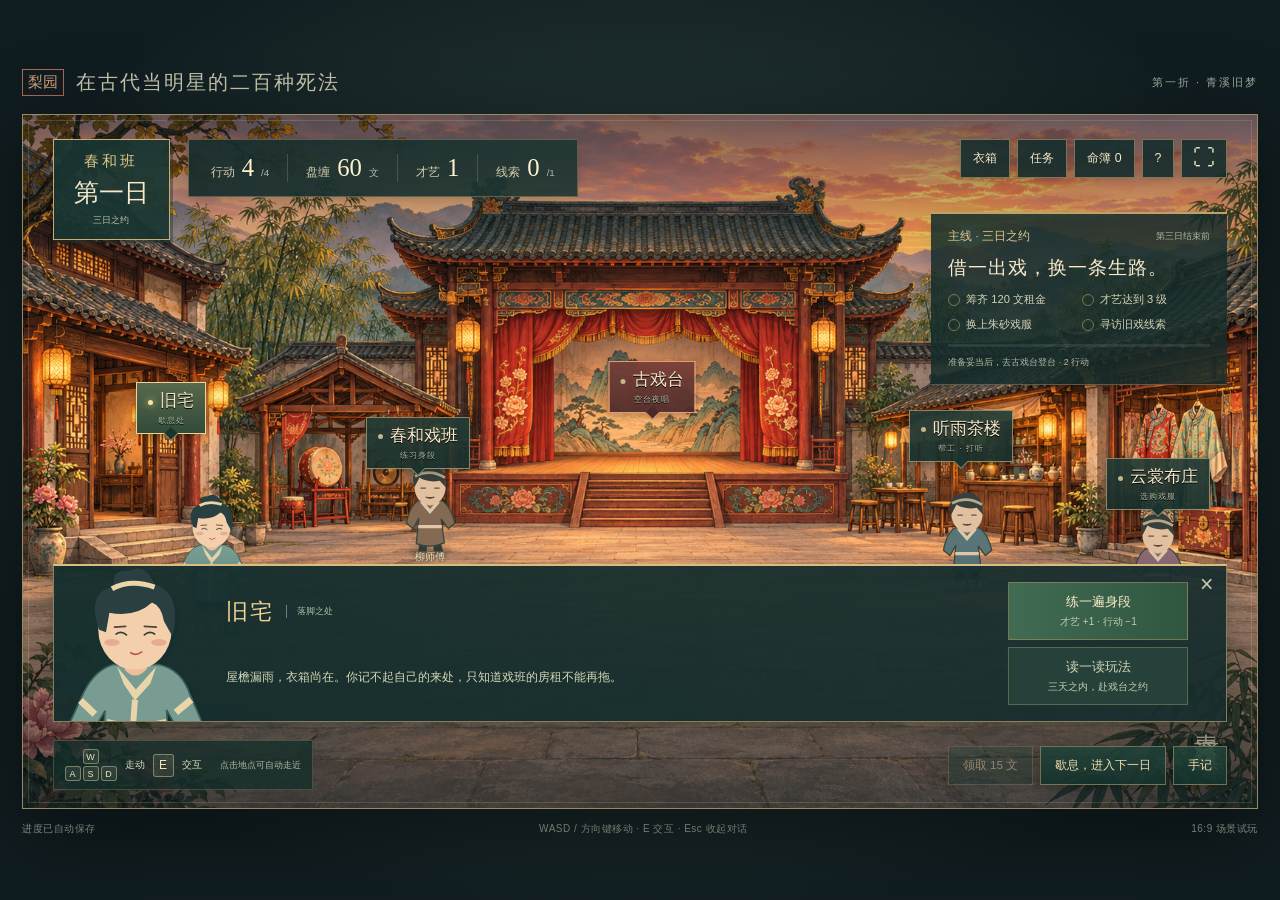
<file: index.html>
<!doctype html>
<html lang="zh-CN">
<head>
  <meta charset="utf-8"><meta name="viewport" content="width=device-width,initial-scale=1,viewport-fit=cover">
  <meta name="theme-color" content="#172626"><title>梨园初梦 · 可走动的青溪镇</title>
  <link rel="stylesheet" href="scene.css">
  <script src="game.js" defer></script><script src="scene.js" defer></script>
</head>
<body>
<svg width="0" height="0" style="position:absolute;overflow:hidden" aria-hidden="true"><defs><symbol id="actor-art" viewBox="0 0 220 300"><path d="M84 250L81 278Q89 284 103 278L105 247" fill="#343f41" style="transform-origin:96px 249px;transform:rotate(var(--leg-swing,0deg))"/><path d="M115 247L117 278Q133 283 139 276L134 249" fill="#343f41" style="transform-origin:122px 249px;transform:rotate(calc(var(--leg-swing,0deg) * -1))"/>
   <path d="M83 137Q59 144 45 178L30 211Q34 227 54 224L74 191L69 258Q109 277 151 258L146 190L166 225Q188 229 190 210L174 173Q164 143 138 137Z" fill="var(--robe)" stroke="#3b6057" stroke-width="2"/>
   <path d="M88 139L110 166L134 139L127 159L109 179L96 160Z" fill="var(--trim)"/><path d="M109 178L103 260M76 204Q108 213 146 204" stroke="var(--trim)" stroke-width="7" fill="none"/>
   <path d="M45 179L62 195M157 193L175 178" stroke="var(--trim)" stroke-width="8"/><path d="M33 211Q31 226 44 221M178 215Q185 226 189 214" stroke="#edbd99" stroke-width="8" stroke-linecap="round"/>
   <path d="M97 125L97 143Q109 157 123 142L123 123" fill="#efbd98"/><ellipse cx="109" cy="96" rx="43" ry="47" fill="#f4cfac"/>
   <path d="M67 96Q51 51 85 45Q80 26 101 27Q121 16 132 43Q165 53 153 104L143 86Q140 68 129 64Q109 82 79 76L75 99Z" fill="#293f40"/>
   <path d="M82 48Q104 36 132 46" stroke="var(--trim)" stroke-width="6" fill="none"/><path d="M85 93L98 92M120 92L134 93" stroke="#54433b" stroke-width="2" stroke-linecap="round"/><path d="M87 101Q93 97 99 102M120 102Q126 97 132 101" fill="none" stroke="#303d3b" stroke-width="2" stroke-linecap="round"/><ellipse cx="82" cy="111" rx="9" ry="4" fill="#dc8a77" opacity=".5"/><ellipse cx="137" cy="111" rx="9" ry="4" fill="#dc8a77" opacity=".5"/><path d="M104 123Q110 127 117 122" fill="none" stroke="#b85c51" stroke-width="2" stroke-linecap="round"/>
   <g id="opera-hair" style="display:none"><path d="M70 69Q45 37 63 30Q73 28 79 43M144 63Q172 34 159 27Q149 25 141 43" fill="none" stroke="#e6cb85" stroke-width="5"/><circle cx="64" cy="29" r="7" fill="#bd574f"/><circle cx="158" cy="27" r="7" fill="#bd574f"/><circle cx="110" cy="45" r="9" fill="#bd574f"/><path d="M70 78L57 119M148 77L162 119" stroke="#dfc894" stroke-width="3"/><circle cx="57" cy="121" r="5" fill="#bd574f"/><circle cx="162" cy="121" r="5" fill="#bd574f"/></g>
   <path d="M91 231Q110 213 127 233Q110 254 91 231Z" fill="none" stroke="var(--trim)" opacity=".8"/></symbol><symbol id="npc-art" viewBox="0 0 100 150"><path d="M34 127L32 143H45L46 126M54 126L56 143H70L66 127" fill="#303e3b"/><path d="M33 65Q19 72 14 100L24 108L33 92L29 131Q50 139 72 130L67 93L78 108L88 100Q81 72 67 65Z" fill="var(--npc-robe,#8a694b)" stroke="#35483c" stroke-width="2"/><path d="M37 67L50 82L63 67M32 105H68" fill="none" stroke="#e7c7a1" stroke-width="5"/><path d="M40 58V69Q50 77 60 69V58" fill="#dfb087"/><ellipse cx="50" cy="44" rx="24" ry="28" fill="#e8bf95"/><path d="M26 45Q18 16 43 13Q62 7 72 26L75 46L65 35Q46 38 34 30Z" fill="#35413d"/><path d="M27 28Q50 16 73 30" stroke="#b6aa80" stroke-width="4" fill="none"/><path d="M36 46H43M57 46H64M44 60Q50 63 56 60" stroke="#655443" stroke-width="2" stroke-linecap="round"/></symbol></defs></svg>
<main class="game-shell">
  <header class="outside-header"><div><span class="title-seal">梨园</span><h1>在古代当明星的二百种死法</h1></div><span>第一折 · 青溪旧梦</span></header>
  <section id="game" class="game-frame" aria-label="16比9可探索游戏场景" tabindex="0">
    <img class="scene-background" src="assets/opera-courtyard.png" alt="落日下的戏班庭院，中央是古戏台，两侧是旧宅、练功亭、茶楼和布庄" draggable="false">
    <div class="scene-shade" aria-hidden="true"></div>
    <div class="hud-top">
      <div class="chapter-seal"><span>春和班</span><strong id="day">第一日</strong><small>三日之约</small></div>
      <section class="resources" aria-label="人物状态"><div><span>行动</span><b id="ap">4</b><small>/4</small></div><div><span>盘缠</span><b id="money">60</b><small>文</small></div><div><span>才艺</span><b id="talent">1</b></div><div><span>线索</span><b id="clues">0</b><small>/1</small></div></section>
      <nav class="hud-menu" aria-label="游戏菜单"><button id="wardrobe-btn">衣箱</button><button id="quest-toggle" aria-expanded="true">任务</button><button id="archive-btn">命簿 <span id="archive-count">0</span></button><button id="settings-btn" aria-label="玩法和操作">?</button><button id="fullscreen-btn" aria-label="切换全屏">⛶</button></nav>
    </div>
    <aside class="quest-panel" id="quest-panel"><div class="quest-heading"><span>主线 · 三日之约</span><small>第三日结束前</small></div><h2>借一出戏，换一条生路。</h2><ul class="quest-list"><li id="q-money"><span class="check"></span>筹齐 120 文租金</li><li id="q-talent"><span class="check"></span>才艺达到 3 级</li><li id="q-outfit"><span class="check"></span>换上朱砂戏服</li><li id="q-clue"><span class="check"></span>寻访旧戏线索</li></ul><div class="quest-progress"><i id="quest-progress"></i></div><p>准备妥当后，去古戏台登台 · 2 行动</p></aside>
    <nav class="world-hotspots" aria-label="庭院地点，点击可自动走近">
      <button data-place="home" class="world-hotspot" style="--x:12%;--y:46%"><span class="spot-dot"></span>旧宅<small>歇息处</small></button>
      <button data-place="troupe" class="world-hotspot" style="--x:32%;--y:51%"><span class="spot-dot"></span>春和戏班<small>练习身段</small></button>
      <button data-place="stage" class="world-hotspot stage-hotspot" style="--x:51%;--y:43%"><span class="spot-dot"></span>古戏台<small>空台夜唱</small></button>
      <button data-place="tea" class="world-hotspot" style="--x:76%;--y:50%"><span class="spot-dot"></span>听雨茶楼<small>帮工 · 打听</small></button>
      <button data-place="shop" class="world-hotspot" style="--x:92%;--y:57%"><span class="spot-dot"></span>云裳布庄<small>选购戏服</small></button>
    </nav>
    <div class="npc" style="left:33%;top:64%;--npc-robe:#8a694b" aria-hidden="true"><span class="actor-shadow"></span><svg viewBox="0 0 100 150"><use href="#npc-art"/></svg><span class="npc-name">柳师傅</span></div>
    <div class="npc" style="left:76.5%;top:68%;--npc-robe:#537779" aria-hidden="true"><span class="actor-shadow"></span><svg viewBox="0 0 100 150"><use href="#npc-art"/></svg><span class="npc-name">茶楼掌柜</span></div>
    <div class="npc" style="left:92%;top:71%;--npc-robe:#936877" aria-hidden="true"><span class="actor-shadow"></span><svg viewBox="0 0 100 150"><use href="#npc-art"/></svg><span class="npc-name">云娘</span></div>
    <div class="move-destination" id="destination" hidden aria-hidden="true"></div>
    <div class="player" id="player" aria-label="沈知微，可以用WASD控制走动"><span class="actor-shadow"></span><div class="player-body"><svg viewBox="0 0 220 300" aria-hidden="true"><use href="#actor-art"/></svg></div><span class="player-name">沈知微<span>你</span></span></div>
    <button id="interact-prompt" class="interact-prompt" hidden><kbd>E</kbd><span>交谈</span></button>
    <div class="world-caption" id="world-caption"><span class="caption-rule"></span><span>青溪镇 · 春和戏班</span><small>自由走动不消耗行动</small></div>
    <section class="dialogue-panel" id="dialogue-panel" aria-label="当前地点对话"><button class="dialogue-close" id="dialogue-close" aria-label="收起对话">×</button><div class="dialogue-face"><svg viewBox="0 0 220 300" aria-hidden="true"><use href="#actor-art"/></svg></div><div id="location"></div></section>
    <aside class="wardrobe-panel" id="wardrobe-panel" hidden><div class="drawer-heading"><h2>随身衣箱</h2><button id="wardrobe-close" aria-label="关闭衣箱">×</button></div><svg class="wardrobe-portrait" viewBox="0 0 220 300" aria-hidden="true"><use href="#actor-art"/></svg><p id="outfit-caption">身着 · 苔色旧衫</p><div class="swatches"><button data-outfit="plain" class="swatch" style="--color:#789c91"><i></i>苔色旧衫</button><button data-outfit="blue" class="swatch" style="--color:#6989a2"><i></i>烟水青衣</button><button data-outfit="opera" class="swatch" style="--color:#b85550"><i></i><span id="opera-label">戏服 35文</span></button></div><p id="costume-note"></p></aside>
    <div class="controls-bar"><div class="control-legend"><span class="keys"><kbd>W</kbd><span><kbd>A</kbd><kbd>S</kbd><kbd>D</kbd></span></span><span>走动</span><kbd>E</kbd><span>交互</span><span class="click-legend">点击地点可自动走近</span></div><div class="quick-actions"><button id="daily-btn" disabled>领取功课赏钱</button><button id="rest-btn">歇息 · 下一日</button><button id="journal-btn" aria-label="查看梨园手记">手记</button></div></div>
    <div class="touch-pad" aria-label="触屏方向控制"><button data-move="KeyW" aria-label="向上移动">↑</button><button data-move="KeyA" aria-label="向左移动">←</button><button data-move="KeyS" aria-label="向下移动">↓</button><button data-move="KeyD" aria-label="向右移动">→</button></div>
    <div class="scene-corner" aria-hidden="true">青溪镇</div>
  </section>
  <footer class="outside-footer"><span id="save-status">本地自动存档</span><span>WASD / 方向键移动 · E 交互 · Esc 收起对话</span><span>16:9 场景试玩 <span class="rotate-tip">· 横屏体验更佳</span></span></footer>
</main>
<div class="utility-data" hidden><p id="daily-text"></p><ol id="log"></ol><button id="intro-btn">重看序幕</button><button id="reset-btn">重开</button></div>
<dialog id="modal" aria-labelledby="modal-title"><div class="modal-inner" id="modal-content"></div></dialog><div class="toast" id="toast" role="status"></div>
</body>
</html>
</file>
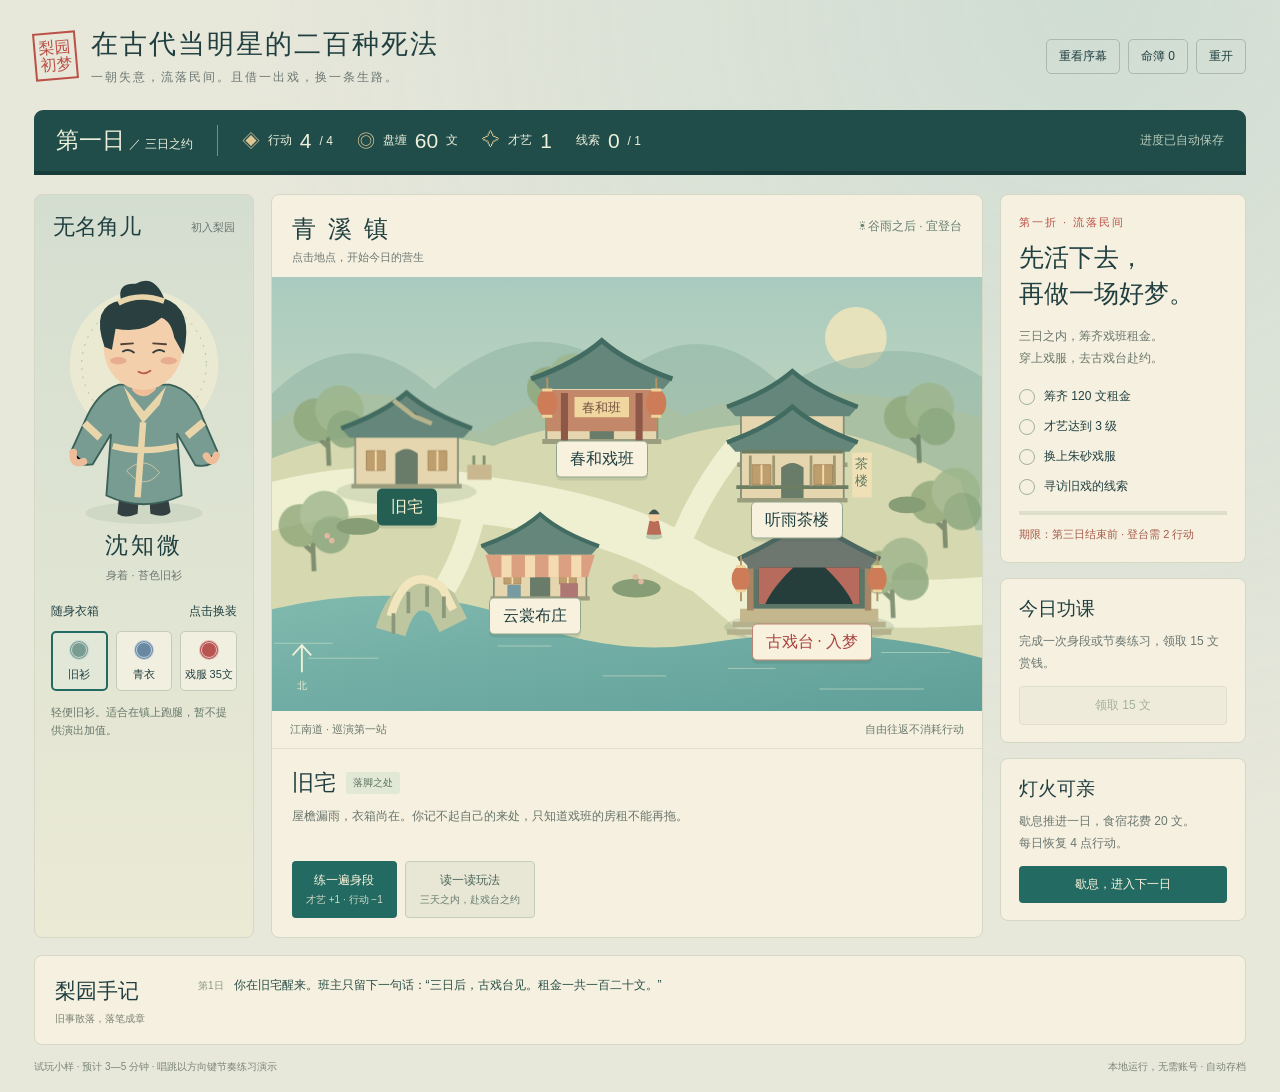
<file: index-v1.html>
<!doctype html>
<html lang="zh-CN">
<head>
<meta charset="utf-8"><meta name="viewport" content="width=device-width,initial-scale=1">
<meta name="theme-color" content="#173e40"><title>在古代当明星的二百种死法 · 梨园初梦</title>
<style>
:root{--ink:#203f40;--muted:#6c7772;--paper:#f5f0df;--jade:#236b62;--red:#bb5147;--gold:#d5ad62;--robe:#789c91;--trim:#e9d5aa;font-family:"Microsoft YaHei","PingFang SC",sans-serif;color:var(--ink);background:#e7e7da;font-synthesis:none}
*{box-sizing:border-box}body{margin:0;background:radial-gradient(ellipse at 85% 0%,#d0ddd3,transparent 55%),#e7e7da}button{font:inherit;cursor:pointer;color:inherit}button:disabled{cursor:not-allowed;opacity:.45}button:focus-visible{outline:3px solid #d3a652;outline-offset:4px}button{transition:background .15s,transform .15s}button:not(:disabled):active{transform:translateY(1px)}h1,h2,h3,p{margin:0}h1,h2,h3,.serif{font-family:"STKaiti","KaiTi","Noto Serif SC",serif}h1{font-size:27px;letter-spacing:2px}h2{font-size:24px}small{font-size:12px}button svg{pointer-events:none}.app{max-width:1460px;margin:auto;padding:26px 34px 18px}.topbar{display:flex;align-items:center;justify-content:space-between;gap:20px;margin-bottom:24px}.brand{display:flex;gap:14px;align-items:center}.seal{width:43px;height:48px;display:grid;place-content:center;border:2px solid var(--red);color:var(--red);font-family:KaiTi,serif;font-size:18px;line-height:1.08;transform:rotate(-5deg);padding:3px}.subtitle{font-size:12px;color:var(--muted);margin-top:7px;letter-spacing:2px}.top-actions{display:flex;gap:8px}.quiet{background:transparent;border:1px solid #aab9ac;border-radius:5px;padding:8px 12px;font-size:12px}.status{display:flex;align-items:center;gap:24px;background:#204c49;color:#edf0db;padding:15px 22px;border-radius:9px 9px 0 0;box-shadow:0 4px 0 #183c39}.day{padding-right:24px;border-right:1px solid #719087;white-space:nowrap}.day strong{font-size:23px;font-family:KaiTi,serif}.resource{display:flex;gap:8px;align-items:center;font-size:12px;white-space:nowrap}.resource b{font-size:21px;font-weight:500;font-variant-numeric:tabular-nums}.resource .icon{color:#ddc895;font-size:18px}.time{margin-left:auto;font-size:12px;color:#bacebd}.layout{display:grid;grid-template-columns:220px minmax(0,1fr) 246px;gap:17px;margin-top:23px}.panel{background:var(--paper);border:1px solid #d4d8c5;border-radius:8px;overflow:hidden}.character-panel{position:relative;background:linear-gradient(#d4ded0,#ebead5)}.panel-head{padding:17px 18px;display:flex;justify-content:space-between;align-items:center}.panel-head span{font-size:11px;color:var(--muted)}.character-panel h2{font-size:22px}.portrait{width:100%;height:275px;display:block}.character-caption{text-align:center;margin-top:-4px}.character-caption strong{font-family:KaiTi,serif;font-size:23px;letter-spacing:3px}.character-caption p{font-size:11px;color:var(--muted);margin-top:7px}.wardrobe{padding:20px 16px}.wardrobe-label{display:flex;justify-content:space-between;font-size:12px;margin-bottom:11px}.swatches{display:flex;gap:8px}.swatch{border:1px solid #c3cbbc;background:#f1efdf;border-radius:5px;flex:1;padding:8px 3px;font-size:11px;position:relative}.swatch i{display:block;width:20px;height:20px;margin:0 auto 7px;border-radius:50%;background:var(--color);border:3px double #fff9}.swatch.selected{border:2px solid var(--jade);padding:7px 2px;background:#e1e8d8}.costume-note{margin-top:12px;min-height:35px;font-size:11px;line-height:1.65;color:#667669}.map-panel{min-width:0}.map-heading{display:flex;justify-content:space-between;align-items:start;padding:18px 20px 12px}.map-heading h2{font-size:24px;letter-spacing:3px}.map-heading p{font-size:11px;color:var(--muted);margin-top:5px}.weather{font-size:12px;color:#657e70;padding-top:5px}.map{position:relative;background:#b4d2c0;aspect-ratio:760/465;overflow:hidden}.map>svg{display:block;width:100%;height:100%}.map-spots{position:absolute;inset:0}.spot{position:absolute;transform:translate(-50%,-50%);background:#f7f1de;border:1px solid #91a58e;border-radius:5px;box-shadow:0 3px 0 #405b4722;padding:7px 13px;font-family:KaiTi,serif;font-size:16px;white-space:nowrap}.spot:hover{background:#fff7d8}.spot.active{background:#255f54;color:#fff4d1;border-color:#255f54}.spot:not(:disabled):active{transform:translate(-50%,-49%)}.spot.stage{color:#a9423e;border-color:#bf8271}.spot.stage.active{background:#ad4c44;color:white}.map-footer{display:flex;justify-content:space-between;padding:11px 18px;font-size:11px;color:#6c7a6d}.location{padding:19px 20px;border-top:1px solid #dde0ce}.location-title{display:flex;gap:10px;align-items:center}.location-title h3{font-size:22px}.tag{font-size:10px;background:#e2e8d6;padding:4px 7px;border-radius:3px;color:#5c7461}.location p{font-size:12px;line-height:1.8;color:#67736b;margin-top:8px;min-height:43px}.actions{display:flex;gap:8px;flex-wrap:wrap;margin-top:12px}.action{border:0;background:var(--jade);color:#fff6df;padding:10px 14px;border-radius:4px;font-size:12px}.action.secondary{background:#e8e6d4;color:#466358;border:1px solid #c4ceb9}.action.danger{background:#aa4e45}.action small{display:block;font-size:10px;opacity:.8;margin-top:4px}.right{display:flex;flex-direction:column;gap:15px}.quest{padding:20px 18px}.chapter{font-size:11px;color:var(--red);letter-spacing:2px;margin-bottom:10px}.quest h2{line-height:1.45;font-size:25px}.quest>p{font-size:12px;line-height:1.9;color:#6b776c;margin-top:12px}.quest-list{list-style:none;padding:0;margin:18px 0 16px}.quest-list li{font-size:12px;display:flex;align-items:center;gap:9px;margin:13px 0}.check{width:16px;height:16px;border:1px solid #a1b19b;display:inline-grid;place-content:center;border-radius:50%;font-size:10px}.done .check{background:var(--jade);color:white;border-color:var(--jade)}.quest-progress{height:4px;background:#dedfcb}.quest-progress i{display:block;background:#7a9d6a;height:100%;transition:width .4s}.deadline{font-size:11px;color:#a65a49;margin-top:12px}.daily{padding:17px 18px}.daily h3{font-size:19px}.daily p{font-size:12px;line-height:1.8;color:var(--muted);margin-top:9px}.daily .action{margin-top:12px;width:100%}.log-panel{margin-top:17px;display:grid;grid-template-columns:125px 1fr;gap:18px;padding:18px 20px;align-items:start}.log-title{padding-top:3px}.log-title h3{font-size:21px}.log-title p{font-size:10px;color:#7b8276;margin-top:7px}.log{max-height:95px;overflow:auto;list-style:none;margin:0;padding:0}.log li{font-size:12px;line-height:1.85;color:#637369;margin-bottom:4px}.log li:first-child{color:#284f47}.log time{font-size:10px;color:#8c9686;margin-right:10px}.bottom{display:flex;justify-content:space-between;margin-top:15px;font-size:10px;color:#7b8578}.toast{position:fixed;bottom:27px;left:50%;transform:translateX(-50%);padding:12px 22px;background:#214b46;color:#fff1ce;box-shadow:0 5px 20px #183a3826;border-radius:5px;z-index:20;font-size:13px;pointer-events:none;opacity:0;transition:opacity .2s;max-width:90vw}.toast.show{opacity:1}dialog{padding:0;border:1px solid #8ca68e;border-radius:10px;background:var(--paper);color:var(--ink);width:min(570px,92vw);max-height:90vh;box-shadow:0 24px 100px #061c2450}dialog::backdrop{background:#123631a8;backdrop-filter:blur(4px)}.modal-inner{padding:30px}.modal-inner h2{font-size:31px;margin:9px 0 14px}.modal-inner p{font-size:14px;line-height:1.95;color:#617269;white-space:pre-line}.modal-kicker{color:#a85a48;font-size:12px;letter-spacing:3px}.modal-actions{display:flex;gap:10px;margin-top:24px;flex-wrap:wrap}.modal-actions .action{font-size:14px;padding:12px 20px}.dialog-close{float:right;border:0;background:none;font-size:23px;color:#738677;line-height:1}.clue-card{margin-top:18px;border-left:3px solid #bc6857;padding:13px 17px;background:#ebe6d1;font-family:KaiTi,serif;font-size:23px;line-height:1.8}.choices{display:grid;gap:9px;margin-top:18px}.choice{padding:13px 16px;text-align:left;background:#e5e8d5;border:1px solid #bfccb4;border-radius:4px;font-size:13px}.choice:hover{background:#d3dfc9}.rhythm-area{background:#173f3e;border-radius:6px;color:#e8ead3;padding:18px;margin-top:18px}.track{height:135px;position:relative;overflow:hidden;display:grid;grid-template-columns:repeat(4,1fr);border-bottom:2px solid #c5b982;background:repeating-linear-gradient(90deg,transparent 0,transparent calc(25% - 1px),#ffffff15 calc(25% - 1px),#ffffff15 25%)}.target-line{position:absolute;bottom:20px;left:0;right:0;border-bottom:2px dashed #e1c78b}.note{position:absolute;top:0;width:25%;text-align:center;font-size:26px;color:#ffe1a1;font-weight:bold;will-change:transform}.rhythm-keys{display:grid;grid-template-columns:repeat(4,1fr);gap:8px;margin-top:12px}.rhythm-keys button{padding:10px;border:1px solid #73958a;background:#315e55;color:#eee7c7;font-size:22px;border-radius:4px;touch-action:manipulation}.rhythm-feedback{text-align:center;font-size:13px;height:22px;margin-top:12px;color:#e9d19e}.ending-stamp{font-family:KaiTi,serif;font-size:15px;border:2px solid #ae594b;display:inline-block;padding:5px 10px;color:#ae594b;transform:rotate(-5deg);margin-bottom:15px}.pv-scene{height:160px;background:linear-gradient(90deg,#782e36 0 17%,#173a3c 17% 83%,#782e36 83%);display:grid;place-items:center;margin:-30px -30px 25px;color:#edce91;position:relative;overflow:hidden}.pv-scene:after{content:"";position:absolute;width:170px;height:220px;background:#f9e5b625;clip-path:polygon(45% 0,55% 0,100% 100%,0 100%);top:0}.pv-scene span{font:52px KaiTi,serif;z-index:1;letter-spacing:12px}.archive-row{padding:12px 0;border-bottom:1px solid #d9ddc9}.archive-row strong{font-size:15px}.archive-row p{font-size:12px;margin-top:5px}.journal-tip{font-size:11px!important;margin-top:16px}.mobile-map-tip{display:none}
@media(min-width:1500px){.app{padding-top:36px}.portrait{height:310px}}@media(max-width:1100px){.app{padding:20px}.layout{grid-template-columns:180px minmax(0,1fr)}.right{grid-column:1/-1;display:grid;grid-template-columns:1fr 1fr}.quest h2{font-size:22px}.quest-list{display:flex;gap:18px;flex-wrap:wrap;margin:10px 0}.quest-list li{margin:5px 0}.quest>p{margin-top:5px}.portrait{height:245px}.status{gap:16px}.time{display:none}.wardrobe{padding:15px 12px}.spot{font-size:14px;padding:6px 10px}}@media(max-width:650px){.app{padding:15px 12px}.topbar{gap:10px;margin-bottom:18px;align-items:start}h1{font-size:19px;letter-spacing:1px}.brand{gap:9px}.seal{width:34px;height:39px;font-size:14px}.subtitle{font-size:10px;letter-spacing:0}.top-actions{gap:5px}.top-actions .quiet{font-size:10px;padding:7px}.top-actions .intro-button{display:none}.status{padding:12px 11px;gap:13px;flex-wrap:wrap;border-radius:6px}.day{padding-right:12px}.day strong{font-size:19px}.resource{gap:5px;font-size:11px}.resource b{font-size:18px}.resource .icon{display:none}.layout{grid-template-columns:1fr;gap:12px;margin-top:16px}.character-panel{display:grid;grid-template-columns:85px 1fr;min-height:110px}.character-panel .panel-head{display:none}.portrait{grid-column:1;grid-row:1/3;height:140px;width:90px;margin-top:-10px}.character-caption{grid-column:2;grid-row:1;text-align:left;padding:12px 12px 0;margin:0}.character-caption strong{font-size:19px}.character-caption p{display:inline;margin-left:12px;font-size:10px}.wardrobe{grid-column:2;grid-row:2;padding:8px 12px 12px}.wardrobe-label,.costume-note{display:none}.swatch{display:flex;align-items:center;justify-content:center;gap:6px;padding:6px}.swatch.selected{padding:5px}.swatch i{width:14px;height:14px;display:inline-block;margin:0;border-width:1px}.right{grid-column:1;grid-template-columns:1fr}.quest{padding:16px}.quest h2{font-size:21px}.quest .chapter{margin-bottom:4px}.daily{padding:15px}.daily .action{width:auto;margin:10px 8px 0 0}.map-heading{padding:14px 15px 10px}.map-heading h2{font-size:22px}.weather{font-size:10px}.spot{font-size:13px;padding:5px 9px}.location{padding:15px}.location p{min-height:0}.log-panel{grid-template-columns:1fr;gap:9px;padding:15px}.log-title{display:flex;gap:12px;align-items:center}.log-title p{margin:0}.bottom{line-height:1.8;gap:15px}.modal-inner{padding:24px}.pv-scene{margin:-24px -24px 20px}.modal-inner h2{font-size:27px}.modal-inner p{font-size:13px}.swatches{gap:5px}}
@media(prefers-reduced-motion:reduce){*,*:before,*:after{transition:none!important;scroll-behavior:auto!important}}
.seal{font-size:16px;white-space:nowrap}@media(max-width:650px){.seal{font-size:11px}}
</style>
</head>
<body>
<main class="app">
 <header class="topbar"><div class="brand"><div class="seal" aria-hidden="true">梨园<br>初梦</div><div><h1>在古代当明星的二百种死法</h1><p class="subtitle">一朝失意，流落民间。且借一出戏，换一条生路。</p></div></div><div class="top-actions"><button class="quiet intro-button" id="intro-btn">重看序幕</button><button class="quiet" id="archive-btn">命簿 <span id="archive-count">0</span></button><button class="quiet" id="reset-btn">重开</button></div></header>
 <section class="status" aria-label="人物状态"><div class="day"><strong id="day">第一日</strong> <small>／ 三日之约</small></div><div class="resource"><span class="icon">◈</span>行动 <b id="ap">4</b><small>/ 4</small></div><div class="resource"><span class="icon">◎</span>盘缠 <b id="money">60</b><small>文</small></div><div class="resource"><span class="icon">✧</span>才艺 <b id="talent">1</b></div><div class="resource">线索 <b id="clues">0</b><small>/ 1</small></div><div class="time" id="save-status">进度自动保存</div></section>
 <div class="layout">
  <aside class="panel character-panel"><div class="panel-head"><h2>无名角儿</h2><span>初入梨园</span></div>
  <svg class="portrait" viewBox="0 0 220 300" role="img" aria-label="可以更换戏服的纸偶角色">
   <ellipse cx="110" cy="277" rx="64" ry="12" fill="#7d9a7a" opacity=".16"/><circle cx="110" cy="115" r="81" fill="#f5efd1" opacity=".65"/><circle cx="110" cy="115" r="68" fill="none" stroke="#a8bba0" stroke-dasharray="2 7"/>
   <path d="M84 250L81 278Q89 284 103 278L105 247M115 247L117 278Q133 283 139 276L134 249" fill="#343f41"/>
   <path d="M83 137Q59 144 45 178L30 211Q34 227 54 224L74 191L69 258Q109 277 151 258L146 190L166 225Q188 229 190 210L174 173Q164 143 138 137Z" fill="var(--robe)" stroke="#3b6057" stroke-width="2"/>
   <path d="M88 139L110 166L134 139L127 159L109 179L96 160Z" fill="var(--trim)"/><path d="M109 178L103 260M76 204Q108 213 146 204" stroke="var(--trim)" stroke-width="7" fill="none"/>
   <path d="M45 179L62 195M157 193L175 178" stroke="var(--trim)" stroke-width="8"/><path d="M33 211Q31 226 44 221M178 215Q185 226 189 214" stroke="#edbd99" stroke-width="8" stroke-linecap="round"/>
   <path d="M97 125L97 143Q109 157 123 142L123 123" fill="#efbd98"/><ellipse cx="109" cy="96" rx="43" ry="47" fill="#f4cfac"/>
   <path d="M67 96Q51 51 85 45Q80 26 101 27Q121 16 132 43Q165 53 153 104L143 86Q140 68 129 64Q109 82 79 76L75 99Z" fill="#293f40"/>
   <path d="M82 48Q104 36 132 46" stroke="var(--trim)" stroke-width="6" fill="none"/><path d="M85 93L98 92M120 92L134 93" stroke="#54433b" stroke-width="2" stroke-linecap="round"/><path d="M87 101Q93 97 99 102M120 102Q126 97 132 101" fill="none" stroke="#303d3b" stroke-width="2" stroke-linecap="round"/><ellipse cx="82" cy="111" rx="9" ry="4" fill="#dc8a77" opacity=".5"/><ellipse cx="137" cy="111" rx="9" ry="4" fill="#dc8a77" opacity=".5"/><path d="M104 123Q110 127 117 122" fill="none" stroke="#b85c51" stroke-width="2" stroke-linecap="round"/>
   <g id="opera-hair" style="display:none"><path d="M70 69Q45 37 63 30Q73 28 79 43M144 63Q172 34 159 27Q149 25 141 43" fill="none" stroke="#e6cb85" stroke-width="5"/><circle cx="64" cy="29" r="7" fill="#bd574f"/><circle cx="158" cy="27" r="7" fill="#bd574f"/><circle cx="110" cy="45" r="9" fill="#bd574f"/><path d="M70 78L57 119M148 77L162 119" stroke="#dfc894" stroke-width="3"/><circle cx="57" cy="121" r="5" fill="#bd574f"/><circle cx="162" cy="121" r="5" fill="#bd574f"/></g>
   <path d="M91 231Q110 213 127 233Q110 254 91 231Z" fill="none" stroke="var(--trim)" opacity=".8"/>
  </svg>
  <div class="character-caption"><strong>沈知微</strong><p id="outfit-caption">身着 · 苔色旧衫</p></div>
  <div class="wardrobe"><div class="wardrobe-label"><span>随身衣箱</span><span>点击换装</span></div><div class="swatches"><button class="swatch" data-outfit="plain" style="--color:#789c91"><i></i>旧衫</button><button class="swatch" data-outfit="blue" style="--color:#6989a2"><i></i>青衣</button><button class="swatch" data-outfit="opera" style="--color:#b85550"><i></i><span id="opera-label">戏服 35文</span></button></div><p class="costume-note" id="costume-note"></p></div></aside>
  <section class="panel map-panel"><div class="map-heading"><div><h2>青 溪 镇</h2><p>点击地点，开始今日的营生</p></div><span class="weather">☀ 谷雨之后 · 宜登台</span></div>
  <div class="map"><svg viewBox="0 0 760 465" role="img" aria-label="青溪镇地图：旧宅、戏班、茶楼、布庄与古戏台">
   <defs>
    <linearGradient id="sky" x2="0" y2="1"><stop stop-color="#a9cbbf"/><stop offset="1" stop-color="#e7e3bc"/></linearGradient>
    <linearGradient id="river" x2="1" y2="1"><stop stop-color="#81b9ae"/><stop offset="1" stop-color="#5c9d97"/></linearGradient>
    <g id="tree"><path d="M0 0L-2-44M-1-20L-17-35M-1-28L15-43" stroke="#697d60" stroke-width="5"/><circle cx="-15" cy="-49" r="23" fill="#8fa77a"/><circle cx="11" cy="-60" r="26" fill="#9db58b"/><circle cx="18" cy="-39" r="20" fill="#88a47c"/></g>
    <g id="house"><path d="M-55-62L55-62L55 0L-55 0Z" fill="#e6d6af" stroke="#87917a" stroke-width="2"/><path d="M-70-62Q-25-78 0-100Q25-78 70-62L61-52L-61-52Z" fill="#65867a"/><path d="M-70-62Q-25-78 0-100Q25-78 70-62" fill="none" stroke="#426c61" stroke-width="5"/><path d="M-12 0L-12-35Q0-45 12-35L12 0" fill="#687c69"/><path d="M-43-38L-23-38L-23-17L-43-17ZM23-38L43-38L43-17L23-17Z" fill="#bf9e6d" stroke="#a6885d"/><path d="M-33-38V-17M33-38V-17" stroke="#f1ddb1" stroke-width="2"/><path d="M-59 0H59" stroke="#9b9d7f" stroke-width="5"/></g>
    <g id="lantern"><path d="M0-12V0M0 26V37" stroke="#b39361" stroke-width="2"/><ellipse cy="13" rx="10" ry="14" fill="#ce7b57"/><path d="M-5 0H5M-5 26H5" stroke="#eed39a" stroke-width="3"/></g>
   </defs>
   <path fill="url(#sky)" d="M0 0H760V465H0Z"/><circle cx="625" cy="65" r="33" fill="#f4e8bc" opacity=".8"/><path d="M0 125Q85 41 174 120Q280 28 375 103Q464 34 547 117Q667 47 760 107V250H0" fill="#8eb2a1" opacity=".5"/><path d="M0 157Q97 87 220 169Q331 91 441 149Q574 98 760 151V271H0" fill="#aac0a2"/>
   <path d="M-40 213Q92 142 237 181Q333 141 422 175Q567 124 737 218L797 414L657 484L70 480L-20 366Z" fill="#d6d8b0"/><path d="M-20 251Q110 212 233 240Q365 257 436 300Q546 366 780 345" fill="none" stroke="#eef0d1" stroke-width="51"/><path d="M223 214Q214 302 164 363L140 465M430 302Q455 232 499 179M432 305L570 422" fill="none" stroke="#eef0d1" stroke-width="24"/>
   <path d="M-25 362Q129 319 261 365Q361 407 457 393Q629 364 790 417L790 469L-25 480Z" fill="url(#river)"/><g stroke="#d3e5ca" fill="none" opacity=".6"><path d="M2 392H65M39 408H114M242 395H299M354 427H422M488 419H539M586 441H698M652 402H726"/></g>
   <path d="M127 380Q144 322 182 349L194 373" fill="none" stroke="#bec6a0" stroke-width="33"/><path d="M127 363Q144 305 182 332L194 356" fill="none" stroke="#f0e5bd" stroke-width="9"/><path d="M130 360V382M146 337V360M166 331V353M184 342V365" stroke="#8b987b" stroke-width="4"/>
   <g opacity=".8"><use href="#tree" x="61" y="202"/><use href="#tree" x="693" y="199"/><use href="#tree" x="721" y="290"/><use href="#tree" x="311" y="168"/><use href="#tree" x="45" y="315"/><use href="#tree" x="665" y="365"/></g>
   <g transform="translate(144 224)"><ellipse cy="6" rx="75" ry="14" fill="#8da17b" opacity=".25"/><use href="#house"/><path d="M-14-92L8-75L27-67" stroke="#b5b48d" stroke-width="5"/><path d="M65-7L91-7L91-23L65-23Z" fill="#c8b78f"/><path d="M72-23V-33M83-23V-33" stroke="#81916d" stroke-width="3"/></g>
   <g transform="translate(353 176) scale(1.08)"><use href="#house"/><path d="M-55-51H55V-10H-55Z" fill="#c38869"/><path d="M-37-48V0M37-48V0" stroke="#8d5848" stroke-width="7"/><path d="M-27-44H27V-24H-27Z" fill="#f0d7a0"/><text y="-29" text-anchor="middle" fill="#735441" font-size="13" font-family="KaiTi,serif">春和班</text><use href="#lantern" x="-54" y="-51"/><use href="#lantern" x="54" y="-51"/></g>
   <g transform="translate(557 239)"><use href="#house" y="-38"/><use href="#house"/><path d="M-54-52H54M-60-14H60" stroke="#6d7d62" stroke-width="4"/><path d="M-45-48V-15M-20-48V-15M20-48V-15M45-48V-15" stroke="#9f9973" stroke-width="3"/><path d="M64-51H85V-3H64Z" fill="#efe0b6"/><text x="74" y="-35" text-anchor="middle" fill="#5e7862" font-size="14" font-family="KaiTi,serif">茶</text><text x="74" y="-16" text-anchor="middle" fill="#5e7862" font-size="14" font-family="KaiTi,serif">楼</text></g>
   <g transform="translate(287 344) scale(.9)"><use href="#house"/><path d="M-65-52H65L57-25H-57Z" fill="#dba080"/><path d="M-40-51V-25M-12-51V-25M16-51V-25M43-51V-25" stroke="#f5dbb2" stroke-width="12"/><path d="M-39-16H-23V4H-39Z" fill="#779ba1"/><path d="M24-18H45V4H24Z" fill="#af7773"/></g>
   <g transform="translate(575 367)"><ellipse cy="8" rx="91" ry="17" fill="#627a65" opacity=".18"/><path d="M-74-12H74V5H-74Z" fill="#c4b78d"/><path d="M-66-68H66V-12H-66Z" fill="#5b7567"/><path d="M-72-64Q-35-85 0-107Q35-85 72-64L62-54H-62Z" fill="#6d7770"/><path d="M-76-65Q-35-85 0-107Q35-85 76-65" stroke="#4c6662" stroke-width="5" fill="none"/><path d="M-54-56H54V-17H-54Z" fill="#263e3b"/><path d="M-54-56H-17Q-40-34-47-17H-54ZM54-56H17Q40-34 47-17H54Z" fill="#b76b5c"/><path d="M-63-55V-10M63-55V-10" stroke="#a78665" stroke-width="7"/><path d="M-82 5H82M-88 13H88" stroke="#b4b18c" stroke-width="6"/><use href="#lantern" x="-73" y="-57"/><use href="#lantern" x="73" y="-57"/></g>
   <g fill="#879d75"><ellipse cx="92" cy="267" rx="23" ry="9"/><ellipse cx="390" cy="333" rx="26" ry="10"/><ellipse cx="680" cy="244" rx="20" ry="9"/></g><g fill="#e1b8a0"><circle cx="59" cy="277" r="3"/><circle cx="64" cy="282" r="3"/><circle cx="389" cy="321" r="3"/><circle cx="395" cy="326" r="3"/></g>
   <g transform="translate(409 266)"><ellipse cy="12" rx="9" ry="3" fill="#6e8f75" opacity=".4"/><path d="M-5-5L-8 10H8L5-5Z" fill="#b96d58"/><circle cy="-10" r="6" fill="#f1d0a2"/><path d="M-6-12Q0-22 6-12" fill="#3c5550"/></g>
   <path d="M32 423V394M22 405L32 394L42 405" stroke="#edf0d8" stroke-width="2" fill="none"/><text x="32" y="441" text-anchor="middle" fill="#e8edd4" font-size="11">北</text>
  </svg><nav class="map-spots" aria-label="选择地点"><button class="spot" style="left:19%;top:53%" data-place="home">旧宅</button><button class="spot" style="left:46.5%;top:42%" data-place="troupe">春和戏班</button><button class="spot" style="left:74%;top:56%" data-place="tea">听雨茶楼</button><button class="spot" style="left:37%;top:78%" data-place="shop">云裳布庄</button><button class="spot stage" style="left:76%;top:84%" data-place="stage">古戏台 · 入梦</button></nav></div>
  <div class="map-footer"><span>江南道 · 巡演第一站</span><span>自由往返不消耗行动</span></div><div class="location" id="location"></div></section>
  <aside class="right"><section class="panel quest"><div class="chapter">第一折 · 流落民间</div><h2>先活下去，<br>再做一场好梦。</h2><p>三日之内，筹齐戏班租金。<br>穿上戏服，去古戏台赴约。</p><ul class="quest-list"><li id="q-money"><span class="check"></span><span>筹齐 120 文租金</span></li><li id="q-talent"><span class="check"></span><span>才艺达到 3 级</span></li><li id="q-outfit"><span class="check"></span><span>换上朱砂戏服</span></li><li id="q-clue"><span class="check"></span><span>寻访旧戏的线索</span></li></ul><div class="quest-progress"><i id="quest-progress"></i></div><div class="deadline">期限：第三日结束前 · 登台需 2 行动</div></section>
  <section class="panel daily"><h3>今日功课</h3><p id="daily-text"></p><button class="action secondary" id="daily-btn">领取 15 文</button></section><section class="panel daily"><h3>灯火可亲</h3><p>歇息推进一日，食宿花费 20 文。<br>每日恢复 4 点行动。</p><button class="action" id="rest-btn">歇息，进入下一日</button></section></aside>
 </div>
 <section class="panel log-panel"><div class="log-title"><h3>梨园手记</h3><p>旧事散落，落笔成章</p></div><ol class="log" id="log" aria-live="polite"></ol></section><footer class="bottom"><span>试玩小样 · 预计 3—5 分钟 · 唱跳以方向键节奏练习演示</span><span>本地运行，无需账号 · 自动存档</span></footer>
</main>
<dialog id="modal" aria-labelledby="modal-title"><div class="modal-inner" id="modal-content"></div></dialog><div class="toast" id="toast" role="status"></div>
<script>
'use strict';
const KEY='liyuan-demo-v1', ARCHIVE='liyuan-endings-v1';
const $=s=>document.querySelector(s);
const fresh=()=>({day:1,ap:4,money:60,talent:1,clue:false,outfit:'plain',owned:['plain','blue'],practiced:false,dailyClaimed:false,ended:false,inScript:false,result:null,place:'home',logs:[{day:1,text:'你在旧宅醒来。班主只留下一句话：“三日后，古戏台见。租金一共一百二十文。”'}]});
let state=fresh(),archive=[],toastTimer,rhythm=null,audio=null,saveAvailable=true;
try{const s=JSON.parse(localStorage.getItem(KEY));if(s&&s.version===1&&s.state&&Number.isInteger(s.state.day)&&s.state.day>=1&&s.state.day<=3&&Array.isArray(s.state.logs)&&Array.isArray(s.state.owned))state={...fresh(),...s.state};const a=JSON.parse(localStorage.getItem(ARCHIVE));if(Array.isArray(a))archive=a.filter(x=>typeof x==='string');}catch{}
const endings={poor:{name:'第一种死法 · 灯尽人散',text:'三日过去，租金仍未交齐。戏班散了，你的名字也从戏单上消失。\n\n重来提示：茶楼帮工每次赚 35 文；练习后还能领取今日功课奖励。'},missed:{name:'第二种死法 · 误了这场戏',text:'第三夜的锣声已经散去。你攒够了盘缠，却没能在古戏台闭门前赴约。\n\n重来提示：登台需要留出 2 点行动，赶在第三日结束前入梦。'},wrong:{name:'第三种死法 · 这句不在本上',text:'你唱出那句熟悉的“盛世太平”。台下所有纸人齐齐抬头：\n“谁让你改我们的结局？”\n\n幕布落下，戏中再也没有你的归途。重来时，去茶楼问问被删掉的唱词。'},normal:{name:'普通结局 · 一夕成名',text:'你照着旧唱词完成演出，挣得 80 文，终于付清租金。\n\n满堂喝彩里，你觉得忘掉了一个重要的人。\n这场戏还有另一个结尾：带着线索，试试唱出那个名字。'},true:{name:'隐藏结局 · 戏外有归人',text:'你轻声唱出“沈阿蘅”。空荡的观众席上，有人终于回过头。\n\n“姐姐，你总算记得我了。”\n\n旧戏台化作晨雾。你带着 80 文酬金与一页新剧本醒来，付清租金，也找到了失去记忆的第一条线索。'}};
const clothes={plain:{name:'苔色旧衫',color:'#789c91',trim:'#e9d5aa',note:'轻便旧衫。适合在镇上跑腿，暂不提供演出加值。'},blue:{name:'烟水青衣',color:'#6989a2',trim:'#d8e4cf',note:'旧箱里的青衣。换个颜色，也换一份登台的心情。'},opera:{name:'朱砂戏服',color:'#b85550',trim:'#ecd09b',note:'戏台要求的行头。穿戴完整，才可以进入《空台夜唱》。'}};
const places={home:{title:'旧宅',tag:'落脚之处',text:'屋檐漏雨，衣箱尚在。你记不起自己的来处，只知道戏班的房租不能再拖。',actions:[['练一遍身段','才艺 +1 · 行动 −1','practice'],['读一读玩法','三天之内，赴戏台之约','help']]},troupe:{title:'春和戏班',tag:'练习与排演',text:'班主敲了敲檀板：“先把步子练稳。台上每一步，都能换一口饭。”',actions:[['练一遍身段','才艺 +1 · 行动 −1','practice'],['节奏小课','方向键 / 点按 · 行动 −1','rhythm']]},tea:{title:'听雨茶楼',tag:'营生与传闻',text:'热茶与说书声里，藏着最灵通的消息。掌柜缺一个帮手，也记得多年前的一场旧戏。',actions:[['替掌柜帮工','盘缠 +35 文 · 行动 −1','work'],['打听旧戏','获得关键线索 · 行动 −1','clue']]},shop:{title:'云裳布庄',tag:'衣裳即身份',text:'掌柜从箱底翻出一身朱砂戏服：“这身行头，一直像在等你来取。”购买后可随时在衣箱换装。',actions:[['购入并换上戏服','35 文 · 不消耗行动','buy'],['换上烟水青衣','免费 · 不消耗行动','blue']]},stage:{title:'古戏台',tag:'剧本 · 空台夜唱',text:'戏台空无一人，灯却亮着。请备好 120 文租金、3 级才艺与朱砂戏服。茶楼的旧事，或许能让你走得更远。',actions:[['推门，进入剧本','消耗 2 行动 · 解谜与多结局','enter']]}};
function save(){try{localStorage.setItem(KEY,JSON.stringify({version:1,state}));localStorage.setItem(ARCHIVE,JSON.stringify(archive));}catch{saveAvailable=false;}$('#save-status').textContent=saveAvailable?'进度已自动保存':'当前浏览器无法保存，关闭后重置';}
function say(text){$('#toast').textContent=text;$('#toast').classList.add('show');clearTimeout(toastTimer);toastTimer=setTimeout(()=>$('#toast').classList.remove('show'),2800);}
function log(text){state.logs.unshift({day:state.day,text});state.logs=state.logs.slice(0,24);}
function render(){
 $('#day').textContent=['','第一日','第二日','第三日'][state.day];$('#ap').textContent=state.ap;$('#money').textContent=state.money;$('#talent').textContent=state.talent;$('#clues').textContent=state.clue?1:0;$('#archive-count').textContent=archive.length;
 const c=clothes[state.outfit]||clothes.plain;document.documentElement.style.setProperty('--robe',c.color);document.documentElement.style.setProperty('--trim',c.trim);$('#outfit-caption').textContent='身着 · '+c.name;$('#costume-note').textContent=c.note;$('#opera-hair').style.display=state.outfit==='opera'?'':'none';$('#opera-label').textContent=state.owned.includes('opera')?'戏服':'戏服 35文';
 document.querySelectorAll('[data-outfit]').forEach(b=>{b.classList.toggle('selected',b.dataset.outfit===state.outfit);b.setAttribute('aria-pressed',String(b.dataset.outfit===state.outfit));b.disabled=state.ended;});
 let complete=0;[['money',state.money>=120||['normal','true'].includes(state.result)],['talent',state.talent>=3],['outfit',state.outfit==='opera'],['clue',state.clue]].forEach(([id,done])=>{$('#q-'+id).classList.toggle('done',done);$('#q-'+id+' .check').textContent=done?'✓':'';if(done)complete++;});$('#quest-progress').style.width=complete*25+'%';
 $('#daily-text').textContent=state.dailyClaimed?'今日功课已完成，明日继续。':state.practiced?'身段练过了，来领今日的练习赏钱。':'完成一次身段或节奏练习，领取 15 文赏钱。';$('#daily-btn').disabled=!state.practiced||state.dailyClaimed||state.ended;$('#daily-btn').textContent=state.dailyClaimed?'今日已领取':'领取 15 文';$('#rest-btn').disabled=state.ended;$('#rest-btn').textContent=state.day===3?'结束第三日（将结算期限）':'歇息，进入下一日';
 document.querySelectorAll('[data-place]').forEach(b=>{b.classList.toggle('active',b.dataset.place===state.place);b.setAttribute('aria-pressed',String(b.dataset.place===state.place));});
 const p=places[state.place]||places.home;$('#location').innerHTML=`<div class="location-title"><h3>${p.title}</h3><span class="tag">${p.tag}</span></div><p>${p.text}</p><div class="actions">${p.actions.map((a,i)=>`<button class="action ${i?'secondary':''}" data-action="${a[2]}" ${state.ended?'disabled':''}>${a[0]}<small>${a[1]}</small></button>`).join('')}</div>`;
 $('#log').replaceChildren(...state.logs.map(entry=>{const li=document.createElement('li'),t=document.createElement('time');t.textContent='第'+entry.day+'日';li.append(t,document.createTextNode(entry.text));return li;}));save();
}
function spend(n){if(state.ended)return false;if(state.ap<n){say('行动不足。可以先领取功课赏钱，再歇息进入下一日。');return false;}state.ap-=n;return true;}
function modal(html){$('#modal-content').innerHTML=html;if(!$('#modal').open)$('#modal').showModal();}
function closeModal(){stopRhythm();$('#modal').close();}
function intro(){modal('<div class="pv-scene"><span>入 梦</span></div><div class="modal-kicker">序幕 · 一朝失意</div><h2 id="modal-title">醒来，已是戏中人。</h2><p>你曾站在万众瞩目的戏台上。\n一声锣响，灯火骤灭。\n\n再睁眼，只有一间旧宅、六十文盘缠，和一张三日后到期的催租单。\n\n有人在古戏台，等你唱完那出没有结尾的戏。</p><div class="modal-actions"><button class="action" data-modal="close">从青溪镇开始</button></div>');}
function help(){modal('<button class="dialog-close" data-modal="close" aria-label="关闭">×</button><div class="modal-kicker">给新角儿的一封信</div><h2 id="modal-title">三日之约，如何赴？</h2><p>① 去茶楼帮工，每次赚 35 文。\n② 练习身段到才艺 3 级，记得领功课赏钱。\n③ 花 35 文买朱砂戏服，并穿上。\n④ 留 2 点行动，在第三日结束前进入古戏台。\n\n每天有 4 点行动，歇息花费 20 文食宿。自由切换地点与已有服饰不消耗行动。\n茶楼里的旧事，会告诉你隐藏结局的答案。</p><div class="modal-actions"><button class="action" data-modal="close">记下了</button></div>');}
function practice(){if(!spend(1))return;state.talent++;state.practiced=true;log('跟着檀板练习身段。才艺 +1，行动 −1。');render();say('一招一式，渐入佳境。才艺 +1');}
function work(){if(!spend(1))return;state.money+=35;log('在茶楼端茶跑堂，挣得 35 文。掌柜夸你手脚利落。');render();say('帮工完成，盘缠 +35 文');}
function clue(){if(state.clue){say('你已记下线索：“故人名，沈阿蘅。”');return;}if(!spend(1))return;state.clue=true;log('茶楼掌柜低声说：“旧戏最后一句，是故人名——沈阿蘅。别唱盛世太平。”');render();modal('<div class="modal-kicker">获得线索 · 被删去的名字</div><h2 id="modal-title">“她不叫无名氏。”</h2><p>掌柜递来一角残破戏单。纸上有一行细字：</p><div class="clue-card">灯照旧台人未归，<br>最后一声唤阿蘅。</div><p class="journal-tip">关键线索：沈阿蘅。进入剧本时，这个名字会打开新的选择。</p><div class="modal-actions"><button class="action" data-modal="close">收好戏单</button></div>');}
function outfit(id){if(state.ended)return;if(!state.owned.includes(id)){buy();return;}state.outfit=id;render();say('已换上'+clothes[id].name);}
function buy(){if(state.ended)return;if(state.owned.includes('opera')){outfit('opera');return;}if(state.money<35){say('还差 '+(35-state.money)+' 文。去茶楼帮工，或者领取功课赏钱。');return;}state.money-=35;state.owned.push('opera');state.outfit='opera';log('花 35 文买下朱砂戏服。衣襟内，绣着一个熟悉的“沈”字。');render();say('朱砂戏服已入衣箱，并已穿上');}
function rest(){if(state.ended)return;if(state.day===3){finish(state.money<120?'poor':'missed');return;}state.money-=20;if(state.money<0){state.money=0;finish('poor');return;}state.day++;state.ap=4;state.practiced=false;state.dailyClaimed=false;log('付了 20 文食宿。天亮了，今日恢复 4 点行动。');render();say('新的一日。行动恢复，食宿 −20 文');}
function claim(){if(state.ended||!state.practiced||state.dailyClaimed)return;state.money+=15;state.dailyClaimed=true;log('完成今日功课，领取戏班赏钱 15 文。');render();say('功课已完成，盘缠 +15 文');}
function enter(){if(state.ended)return;const missing=[];if(state.money<120)missing.push('还需 '+(120-state.money)+' 文租金');if(state.talent<3)missing.push('才艺需达到 3 级');if(state.outfit!=='opera')missing.push('请换上朱砂戏服');if(missing.length){say(missing.join('；'));return;}if(state.ap<2){say('登台需要 2 点行动，请安排下一日，或重开调整行程。');return;}
 modal('<div class="modal-kicker">即将入梦 · 消耗 2 行动</div><h2 id="modal-title">《空台夜唱》</h2><p>台下空无一人，掌声却从四面响起。\n旧戏单缺了最后一句。\n\n进入后，你必须为这场戏选一个结尾。</p><div class="modal-actions"><button class="action danger" data-modal="confirm-enter">推门入戏</button><button class="action secondary" data-modal="close">先做准备</button></div>');}
function puzzle(){if(!spend(2))return;state.inScript=true;log('穿上朱砂戏服，进入《空台夜唱》。行动 −2。');render();showPuzzle();}
function showPuzzle(){modal(`<div class="modal-kicker">剧本探索 · 空台夜唱</div><h2 id="modal-title">最后一句，该唱什么？</h2><p>你走到台中央，机关缓缓转动。\n纸人观众等着你开口。</p><div class="clue-card">灯照旧台人未归，<br>最后一声唤______。</div><div class="choices"><button class="choice" data-ending="wrong">盛世太平。愿这出戏，永远唱下去。</button><button class="choice" data-ending="normal">故人。愿所有离去的人，都能归来。</button>${state.clue?'<button class="choice" data-ending="true">沈阿蘅。我来带你回家。</button>':'<button class="choice" disabled>一个被抹去的名字……（缺少茶楼线索）</button>'}</div>`);}
function finish(id){if(state.ended)return;stopRhythm();state.ended=true;state.inScript=false;state.result=id;if(id==='normal'||id==='true'){state.money+=80;state.money-=120;}if(!archive.includes(id))archive.push(id);log('命簿已记下：'+endings[id].name+'。');render();modal(`<div class="ending-stamp">${id==='true'?'旧梦有解':id==='normal'?'此折暂终':'命簿添一笔'}</div><div class="modal-kicker">本次旅程结束</div><h2 id="modal-title">${endings[id].name}</h2><p>${endings[id].text}</p><div class="modal-actions"><button class="action" data-modal="restart">再入梨园，保留命簿</button><button class="action secondary" data-modal="close">看看这座小镇</button></div>`);}
function restart(){stopRhythm();state=fresh();closeModal();render();say('新的一折开始。命簿记录已保留。');}
function showArchive(){modal(`<button class="dialog-close" data-modal="close" aria-label="关闭">×</button><div class="modal-kicker">命簿 · 已发现 ${archive.length} / ${Object.keys(endings).length}</div><h2 id="modal-title">每一场落幕，都有回声。</h2>${Object.entries(endings).map(([id,e])=>`<div class="archive-row"><strong>${archive.includes(id)?e.name:'未揭开的结局'}</strong><p>${archive.includes(id)?'已收录。重开时保留这段记忆。':'试试不同的行程与最后一句唱词。'}</p></div>`).join('')}`);}
function beep(freq=440,duration=.08){try{audio=audio||new(window.AudioContext||window.webkitAudioContext)();if(audio.state==='suspended')audio.resume().catch(()=>{});const o=audio.createOscillator(),g=audio.createGain();o.type='sine';o.frequency.value=freq;g.gain.setValueAtTime(.055,audio.currentTime);g.gain.exponentialRampToValueAtTime(.001,audio.currentTime+duration);o.connect(g);g.connect(audio.destination);o.start();o.stop(audio.currentTime+duration);}catch{}}
function rhythmIntro(){if(state.ended)return;if(state.ap<1){say('行动不足，歇息后再来练习。');return;}modal('<button class="dialog-close" data-modal="close" aria-label="关闭">×</button><div class="modal-kicker">每日小课 · 檀板声声</div><h2 id="modal-title">跟着节拍，走一遍。</h2><p>箭头落到虚线时，按对应方向键，或点下面的按钮。共 8 拍，约 10 秒。\n完成可提升才艺，并完成今日功课。</p><p class="journal-tip">此处演示按键节奏练习，未接入录音或 AI 唱歌评分。开始消耗 1 行动；离开或切到后台将中止，本次不扣行动。</p><div class="modal-actions"><button class="action" data-modal="start-rhythm">开始练习</button></div>');}
function startRhythm(){if(!spend(1))return;render();modal('<button class="dialog-close" data-modal="close" aria-label="中止练习">×</button><div class="modal-kicker">檀板声声 · 方向键练习</div><h2 id="modal-title">一步一拍，莫心急。</h2><div class="rhythm-area"><div class="track"><div class="target-line"></div></div><div class="rhythm-keys"><button data-key="ArrowLeft" aria-label="左">←</button><button data-key="ArrowDown" aria-label="下">↓</button><button data-key="ArrowUp" aria-label="上">↑</button><button data-key="ArrowRight" aria-label="右">→</button></div><div class="rhythm-feedback" aria-live="polite">准备 · 箭头落到虚线时按下</div></div><p class="journal-tip">关闭或切换页面会中止练习，并返还 1 点行动。</p>');
 const sequence=[0,1,2,3,0,2,1,3],keys=['ArrowLeft','ArrowDown','ArrowUp','ArrowRight'],symbols=['←','↓','↑','→'];
 rhythm={start:performance.now(),notes:sequence.map((lane,i)=>({lane,key:keys[lane],time:2000+i*800,hit:false,judged:false,el:null})),hits:0,raf:0,beat:-1};
 for(const n of rhythm.notes){const el=document.createElement('div');el.className='note';el.textContent=symbols[n.lane];el.style.left=n.lane*25+'%';$('.track').append(el);n.el=el;}
 const frame=()=>{if(!rhythm)return;const t=performance.now()-rhythm.start;const beat=Math.floor((t-2000)/800);if(beat>=0&&beat<8&&beat!==rhythm.beat){rhythm.beat=beat;beep(330+sequence[beat]*70);}
 for(const n of rhythm.notes){const y=100+(t-n.time)*.12;n.el.style.transform=`translateY(${y}px)`;n.el.style.display=n.hit||y< -30||y>150?'none':'block';if(!n.judged&&t>n.time+240){n.judged=true;$('.rhythm-feedback').textContent='错过一拍，跟上下一拍就好';}}
 if(t>rhythm.notes.at(-1).time+500){const hits=rhythm.hits;rhythm=null;state.talent+=hits>=5?2:1;state.practiced=true;log(`完成节奏小课，命中 ${hits}/8 拍，才艺 +${hits>=5?2:1}。`);render();modal(`<div class="modal-kicker">今日小课 · 练习完成</div><h2 id="modal-title">${hits>=5?'渐入佳境。':'功夫都在日积月累。'}</h2><p>命中 ${hits} / 8 拍\n才艺 +${hits>=5?2:1}\n今日功课已完成，可以领取 15 文赏钱。</p><div class="modal-actions"><button class="action" data-modal="close">收好身段</button></div>`);return;}rhythm.raf=requestAnimationFrame(frame);};rhythm.raf=requestAnimationFrame(frame);
}
function hit(key){if(!rhythm)return;const t=performance.now()-rhythm.start;const candidates=rhythm.notes.filter(n=>!n.judged&&n.key===key);const n=candidates.sort((a,b)=>Math.abs(a.time-t)-Math.abs(b.time-t))[0];if(n&&Math.abs(n.time-t)<=240){n.hit=true;n.judged=true;rhythm.hits++;$('.rhythm-feedback').textContent=(Math.abs(n.time-t)<100?'正中节拍！':'接住了！')+' '+rhythm.hits+' / 8';beep(650,.06);}else $('.rhythm-feedback').textContent='等箭头落到虚线，再按一次';}
function stopRhythm(){if(rhythm){cancelAnimationFrame(rhythm.raf);rhythm=null;state.ap=Math.min(4,state.ap+1);render();}}
document.addEventListener('click',e=>{const b=e.target.closest('button');if(!b||b.disabled)return;if(b.dataset.place){state.place=b.dataset.place;render();}if(b.dataset.outfit)outfit(b.dataset.outfit);if(b.dataset.action){({practice,work,clue,buy,blue:()=>outfit('blue'),enter,help,rhythm:rhythmIntro}[b.dataset.action])?.();}if(b.dataset.ending)finish(b.dataset.ending);if(b.dataset.key)hit(b.dataset.key);if(b.dataset.modal){({close:closeModal,restart,'confirm-enter':puzzle,'start-rhythm':startRhythm}[b.dataset.modal])?.();}});
document.addEventListener('keydown',e=>{if(rhythm&&e.key.startsWith('Arrow')){e.preventDefault();if(!e.repeat)hit(e.key);}});
$('#modal').addEventListener('cancel',e=>{e.preventDefault();if(rhythm){closeModal();say('练习中止，已返还行动。');}else if($('#modal-content [data-ending]'))say('这场戏已经开演，请为它选择一个结尾。');else closeModal();});
document.addEventListener('visibilitychange',()=>{if(document.hidden&&rhythm){closeModal();say('练习中止，已返还行动。');}});
$('#intro-btn').onclick=intro;$('#archive-btn').onclick=showArchive;$('#reset-btn').onclick=()=>modal('<div class="modal-kicker">重新开场</div><h2 id="modal-title">再给自己一次机会？</h2><p>当前三日行程会重置，已经发现的结局继续保留在命簿中。</p><div class="modal-actions"><button class="action" data-modal="restart">重新开始</button><button class="action secondary" data-modal="close">继续这一折</button></div>');$('#rest-btn').onclick=rest;$('#daily-btn').onclick=claim;
window.addEventListener('pagehide',()=>{if(rhythm)stopRhythm();save();});render();if(state.inScript&&!state.ended)showPuzzle();
</script>
</body></html>
</file>
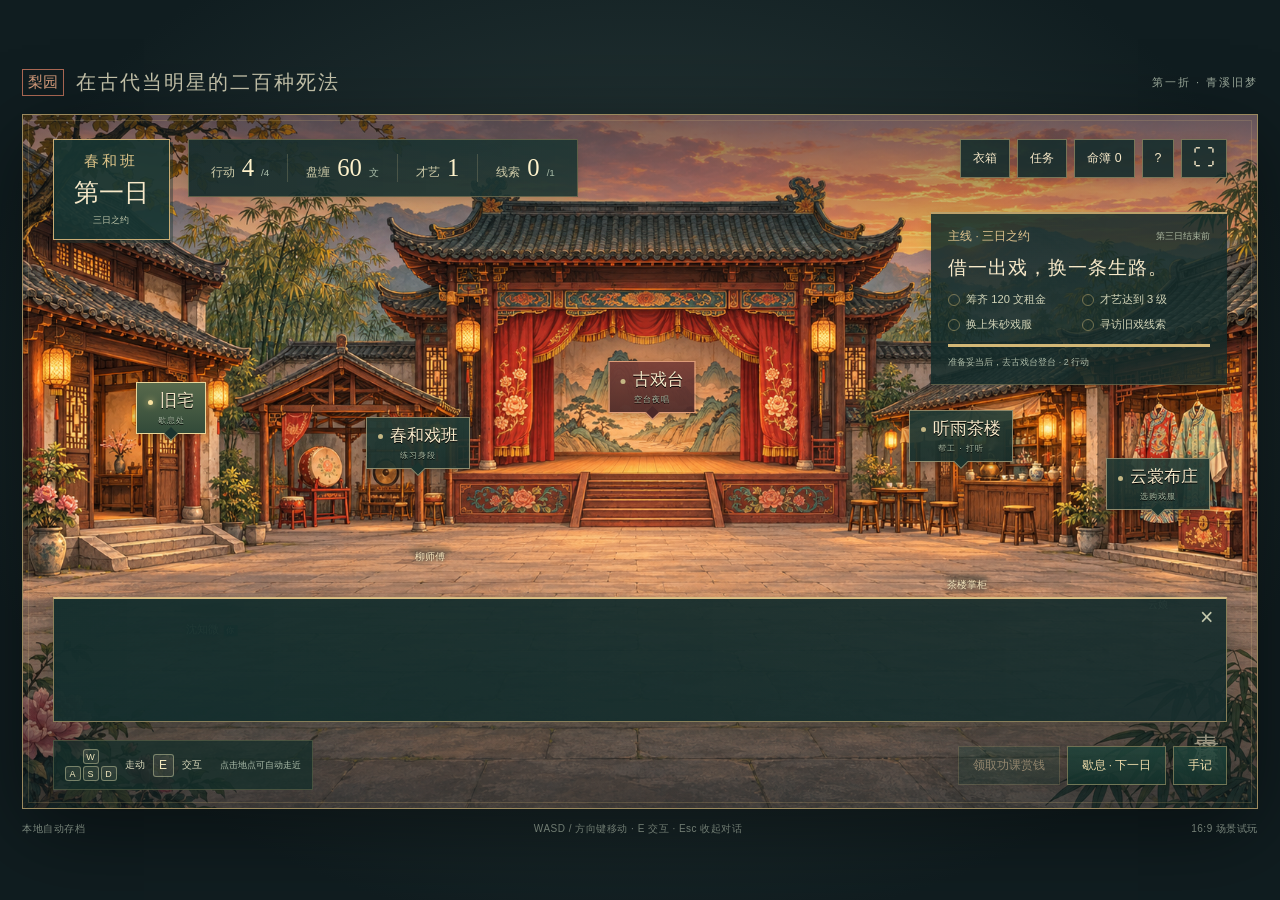
<file: scene-shell.html>
<!doctype html>
<html lang="zh-CN">
<head>
  <meta charset="utf-8"><meta name="viewport" content="width=device-width,initial-scale=1,viewport-fit=cover">
  <meta name="theme-color" content="#172626"><title>梨园初梦 · 可走动的青溪镇</title>
  <link rel="stylesheet" href="scene.css">
  <script src="game.js" defer></script><script src="scene.js" defer></script>
</head>
<body>
<!--ACTOR_LIBRARY-->
<main class="game-shell">
  <header class="outside-header"><div><span class="title-seal">梨园</span><h1>在古代当明星的二百种死法</h1></div><span>第一折 · 青溪旧梦</span></header>
  <section id="game" class="game-frame" aria-label="16比9可探索游戏场景" tabindex="0">
    <img class="scene-background" src="assets/opera-courtyard.png" alt="落日下的戏班庭院，中央是古戏台，两侧是旧宅、练功亭、茶楼和布庄" draggable="false">
    <div class="scene-shade" aria-hidden="true"></div>
    <div class="hud-top">
      <div class="chapter-seal"><span>春和班</span><strong id="day">第一日</strong><small>三日之约</small></div>
      <section class="resources" aria-label="人物状态"><div><span>行动</span><b id="ap">4</b><small>/4</small></div><div><span>盘缠</span><b id="money">60</b><small>文</small></div><div><span>才艺</span><b id="talent">1</b></div><div><span>线索</span><b id="clues">0</b><small>/1</small></div></section>
      <nav class="hud-menu" aria-label="游戏菜单"><button id="wardrobe-btn">衣箱</button><button id="quest-toggle" aria-expanded="true">任务</button><button id="archive-btn">命簿 <span id="archive-count">0</span></button><button id="settings-btn" aria-label="玩法和操作">?</button><button id="fullscreen-btn" aria-label="切换全屏">⛶</button></nav>
    </div>
    <aside class="quest-panel" id="quest-panel"><div class="quest-heading"><span>主线 · 三日之约</span><small>第三日结束前</small></div><h2>借一出戏，换一条生路。</h2><ul class="quest-list"><li id="q-money"><span class="check"></span>筹齐 120 文租金</li><li id="q-talent"><span class="check"></span>才艺达到 3 级</li><li id="q-outfit"><span class="check"></span>换上朱砂戏服</li><li id="q-clue"><span class="check"></span>寻访旧戏线索</li></ul><div class="quest-progress"><i id="quest-progress"></i></div><p>准备妥当后，去古戏台登台 · 2 行动</p></aside>
    <nav class="world-hotspots" aria-label="庭院地点，点击可自动走近">
      <button data-place="home" class="world-hotspot" style="--x:12%;--y:46%"><span class="spot-dot"></span>旧宅<small>歇息处</small></button>
      <button data-place="troupe" class="world-hotspot" style="--x:32%;--y:51%"><span class="spot-dot"></span>春和戏班<small>练习身段</small></button>
      <button data-place="stage" class="world-hotspot stage-hotspot" style="--x:51%;--y:43%"><span class="spot-dot"></span>古戏台<small>空台夜唱</small></button>
      <button data-place="tea" class="world-hotspot" style="--x:76%;--y:50%"><span class="spot-dot"></span>听雨茶楼<small>帮工 · 打听</small></button>
      <button data-place="shop" class="world-hotspot" style="--x:92%;--y:57%"><span class="spot-dot"></span>云裳布庄<small>选购戏服</small></button>
    </nav>
    <div class="npc" style="left:33%;top:64%;--npc-robe:#8a694b" aria-hidden="true"><span class="actor-shadow"></span><svg viewBox="0 0 100 150"><use href="#npc-art"/></svg><span class="npc-name">柳师傅</span></div>
    <div class="npc" style="left:76.5%;top:68%;--npc-robe:#537779" aria-hidden="true"><span class="actor-shadow"></span><svg viewBox="0 0 100 150"><use href="#npc-art"/></svg><span class="npc-name">茶楼掌柜</span></div>
    <div class="npc" style="left:92%;top:71%;--npc-robe:#936877" aria-hidden="true"><span class="actor-shadow"></span><svg viewBox="0 0 100 150"><use href="#npc-art"/></svg><span class="npc-name">云娘</span></div>
    <div class="move-destination" id="destination" hidden aria-hidden="true"></div>
    <div class="player" id="player" aria-label="沈知微，可以用WASD控制走动"><span class="actor-shadow"></span><div class="player-body"><svg viewBox="0 0 220 300" aria-hidden="true"><use href="#actor-art"/></svg></div><span class="player-name">沈知微<span>你</span></span></div>
    <button id="interact-prompt" class="interact-prompt" hidden><kbd>E</kbd><span>交谈</span></button>
    <div class="world-caption" id="world-caption"><span class="caption-rule"></span><span>青溪镇 · 春和戏班</span><small>自由走动不消耗行动</small></div>
    <section class="dialogue-panel" id="dialogue-panel" aria-label="当前地点对话"><button class="dialogue-close" id="dialogue-close" aria-label="收起对话">×</button><div class="dialogue-face"><svg viewBox="0 0 220 300" aria-hidden="true"><use href="#actor-art"/></svg></div><div id="location"></div></section>
    <aside class="wardrobe-panel" id="wardrobe-panel" hidden><div class="drawer-heading"><h2>随身衣箱</h2><button id="wardrobe-close" aria-label="关闭衣箱">×</button></div><svg class="wardrobe-portrait" viewBox="0 0 220 300" aria-hidden="true"><use href="#actor-art"/></svg><p id="outfit-caption">身着 · 苔色旧衫</p><div class="swatches"><button data-outfit="plain" class="swatch" style="--color:#789c91"><i></i>苔色旧衫</button><button data-outfit="blue" class="swatch" style="--color:#6989a2"><i></i>烟水青衣</button><button data-outfit="opera" class="swatch" style="--color:#b85550"><i></i><span id="opera-label">戏服 35文</span></button></div><p id="costume-note"></p></aside>
    <div class="controls-bar"><div class="control-legend"><span class="keys"><kbd>W</kbd><span><kbd>A</kbd><kbd>S</kbd><kbd>D</kbd></span></span><span>走动</span><kbd>E</kbd><span>交互</span><span class="click-legend">点击地点可自动走近</span></div><div class="quick-actions"><button id="daily-btn" disabled>领取功课赏钱</button><button id="rest-btn">歇息 · 下一日</button><button id="journal-btn" aria-label="查看梨园手记">手记</button></div></div>
    <div class="touch-pad" aria-label="触屏方向控制"><button data-move="KeyW" aria-label="向上移动">↑</button><button data-move="KeyA" aria-label="向左移动">←</button><button data-move="KeyS" aria-label="向下移动">↓</button><button data-move="KeyD" aria-label="向右移动">→</button></div>
    <div class="scene-corner" aria-hidden="true">青溪镇</div>
  </section>
  <footer class="outside-footer"><span id="save-status">本地自动存档</span><span>WASD / 方向键移动 · E 交互 · Esc 收起对话</span><span>16:9 场景试玩 <span class="rotate-tip">· 横屏体验更佳</span></span></footer>
</main>
<div class="utility-data" hidden><p id="daily-text"></p><ol id="log"></ol><button id="intro-btn">重看序幕</button><button id="reset-btn">重开</button></div>
<dialog id="modal" aria-labelledby="modal-title"><div class="modal-inner" id="modal-content"></div></dialog><div class="toast" id="toast" role="status"></div>
</body>
</html>
</file>
<file: scene.css>
:root{font-family:"Microsoft YaHei","PingFang SC",sans-serif;color:#f7e9c9;background:#101d20;--robe:#789c91;--trim:#e9d5aa;--gold:#d9ba7c;--jade:#315f57;--paper:#f5edd6;font-synthesis:none;color-scheme:dark}
*{box-sizing:border-box}body{margin:0;min-height:100svh;display:grid;place-items:center;background:radial-gradient(ellipse at 50% 45%,#2f4140 0,#101d20 76%)}button{font:inherit;color:inherit;cursor:pointer;-webkit-tap-highlight-color:transparent}button:disabled{opacity:.42;cursor:not-allowed}button:focus-visible{outline:3px solid #f6d38d;outline-offset:3px}button:not(:disabled):active{filter:brightness(1.12)}h1,h2,h3,p{margin:0}h1,h2,h3,.serif{font-family:"STKaiti","KaiTi","Noto Serif SC",serif}button,dialog{touch-action:manipulation}[hidden]{display:none!important}.game-shell{width:min(1600px,calc(100vw - 44px),calc((100svh - 100px)*16/9));margin:18px auto}.outside-header{height:38px;margin-bottom:12px;display:flex;align-items:center;justify-content:space-between;color:#c8c6ad}.outside-header>div{display:flex;gap:12px;align-items:center}.outside-header h1{font-size:20px;letter-spacing:2px;font-weight:400}.title-seal{border:1px solid #ad6954;padding:3px 5px;font-family:KaiTi,serif;color:#d59c7b;font-size:15px}.outside-header>span{font-size:11px;letter-spacing:2px;color:#9eac9d}.game-frame{position:relative;width:100%;aspect-ratio:16/9;overflow:hidden;border:1px solid #9a895e;background:#4b5c53;box-shadow:0 22px 80px #0007;isolation:isolate;outline:none;container-type:inline-size}.game-frame:before{position:absolute;content:"";inset:5px;border:1px solid #e5c28230;z-index:32;pointer-events:none}.scene-background{width:100%;height:100%;object-fit:cover;position:absolute;inset:0;pointer-events:none;user-select:none}.scene-shade{position:absolute;inset:0;background:linear-gradient(#081b2380 0,transparent 22%,transparent 68%,#0a1c2180 100%);pointer-events:none}.hud-top{position:absolute;left:2.4%;right:2.4%;top:3.4%;display:flex;gap:1.5%;align-items:start;z-index:40;pointer-events:none}.hud-top>*{pointer-events:auto}.chapter-seal{min-width:10%;padding:12px 16px;background:#183632ec;border:1px solid #c9ac74;box-shadow:3px 3px 0 #18363266;display:flex;flex-direction:column;gap:5px;text-align:center}.chapter-seal>span{font:clamp(11px,1.2cqw,18px) KaiTi,serif;letter-spacing:3px;color:#dfc589}.chapter-seal strong{font:clamp(17px,2cqw,30px) KaiTi,serif;white-space:nowrap}.chapter-seal small{font-size:clamp(9px,.75cqw,12px);color:#bbc3a7}.resources{display:flex;align-items:center;gap:0;background:linear-gradient(90deg,#172d2def,#1c3532e6);border:1px solid #aa956677;padding:14px 4px;box-shadow:0 3px 12px #0002}.resources>div{padding:0 18px;display:flex;gap:7px;align-items:baseline;border-right:1px solid #b7b08440;white-space:nowrap}.resources>div:last-child{border:0}.resources span{font-size:clamp(10px,1cqw,15px);color:#cfcca9}.resources b{font:clamp(18px,2cqw,29px) Georgia,serif;color:#fff3cc;font-variant-numeric:tabular-nums}.resources small{font-size:clamp(9px,.8cqw,12px);color:#aabda9}.hud-menu{display:flex;gap:7px;margin-left:auto}.hud-menu button{background:#172e2ee8;border:1px solid #c8b37c88;min-height:39px;padding:9px 12px;font-size:clamp(10px,1cqw,15px);white-space:nowrap;box-shadow:0 2px 10px #0002}.hud-menu button:hover{background:#3d5445}.hud-menu #fullscreen-btn{font-size:22px;line-height:18px;padding:8px 11px}.quest-panel{position:absolute;right:2.4%;top:14%;width:24%;background:linear-gradient(110deg,#142c2bdc,#162c2ad9);padding:15px 17px;border-top:2px solid #bca16a;border-bottom:1px solid #bda36e66;z-index:35;pointer-events:none;box-shadow:0 7px 20px #0002}.quest-heading{display:flex;align-items:center;justify-content:space-between;gap:5px;font-size:clamp(10px,.95cqw,15px);color:#e0c48e}.quest-heading small{font-size:clamp(8px,.7cqw,11px);color:#acb8a1}.quest-panel h2{font-size:clamp(13px,1.5cqw,23px);font-weight:400;margin-top:11px;letter-spacing:1px}.quest-list{list-style:none;margin:12px 0;padding:0;display:grid;grid-template-columns:1fr 1fr;gap:10px 5px;font-size:clamp(9px,.9cqw,14px);color:#d3d5b8}.quest-list li{display:flex;align-items:center;gap:6px}.check{width:12px;height:12px;border:1px solid #d6be7c77;display:inline-grid;place-content:center;font-size:9px;border-radius:50%;flex-shrink:0}.done{color:#e5d59f}.done .check{background:#668b66;border-color:#a9b380;color:#f9e7b9}.quest-progress{height:3px;background:#ffffff15;margin-top:8px}.quest-progress i{display:block;height:100%;background:#d3b776;transition:width .3s}.quest-panel>p{font-size:clamp(8px,.72cqw,11px);color:#aebca8;margin-top:9px}.world-hotspots{position:absolute;inset:0;pointer-events:none;z-index:30}.world-hotspot{position:absolute;left:var(--x);top:var(--y);transform:translate(-50%,-100%);padding:7px 11px;border:1px solid #d1bd8f99;background:linear-gradient(#223c36eb,#172f2ce8);box-shadow:0 2px 9px #0005;font-family:KaiTi,serif;font-size:clamp(12px,1.35cqw,21px);white-space:nowrap;pointer-events:auto;text-shadow:0 1px #000}.world-hotspot:after{content:"";position:absolute;left:50%;bottom:-6px;width:9px;height:9px;background:#1b332e;border-right:1px solid #d1bd8f99;border-bottom:1px solid #d1bd8f99;transform:translateX(-50%) rotate(45deg)}.world-hotspot small{display:block;text-align:center;font-family:"Microsoft YaHei",sans-serif;font-size:clamp(8px,.68cqw,11px);color:#aebfa7;margin-top:3px;letter-spacing:1px}.spot-dot{width:5px;height:5px;background:#c5b784;display:inline-block;border-radius:50%;margin-right:7px;vertical-align:middle}.world-hotspot:hover,.world-hotspot.active{background:linear-gradient(#58694b,#324a39);border-color:#ead69a}.world-hotspot.active .spot-dot{background:#f9e2a0;box-shadow:0 0 7px #efd286}.stage-hotspot{border-color:#de9c78;background:linear-gradient(#763d37ed,#4b2929ed)}.stage-hotspot:after{background:#4b2929;border-color:#de9c78}.player,.npc{position:absolute;transform:translate(-50%,-100%);width:7.9%;height:20%;pointer-events:none;will-change:left,top}.player{z-index:20}.player-body{width:100%;height:100%;transform-origin:50% 95%;filter:drop-shadow(0 3px 1px #192a2744)}.player svg{display:block;width:100%;height:100%;overflow:visible}.actor-shadow{position:absolute;left:17%;right:17%;bottom:3%;height:9%;border-radius:50%;background:#17292555;filter:blur(2px);z-index:-1}.player-name{position:absolute;bottom:-13%;left:50%;transform:translateX(-50%);font-size:clamp(9px,.9cqw,14px);white-space:nowrap;text-shadow:0 1px 3px #081e21,0 0 5px #081e21;color:#fff1bd}.player-name span{margin-left:4px;background:#345d50;padding:1px 3px;font-size:8px}.npc{width:5.3%;height:15%;z-index:16;filter:saturate(.8)}.npc svg{width:100%;height:100%;display:block}.npc-name{position:absolute;left:50%;bottom:-5%;transform:translateX(-50%);font:clamp(8px,.8cqw,12px) KaiTi,serif;color:#f8e4b2;text-shadow:0 1px 4px #172c2b;white-space:nowrap}.interact-prompt{position:absolute;transform:translate(-50%,-100%);z-index:31;display:flex;align-items:center;gap:7px;background:#132e2bea;color:#f8e3a7;border:1px solid #c8ad70;padding:7px 10px;box-shadow:0 4px 15px #0003;white-space:nowrap;font-size:clamp(10px,1cqw,15px)}kbd{display:inline-grid;place-items:center;min-width:21px;height:23px;border:1px solid #b7ba9390;border-radius:3px;background:#e4e0bc19;color:#f1e7bd;font-size:12px;font-family:inherit}.interact-prompt kbd{background:#e1c58e;color:#173a32;border-color:#ebd6a5;font-weight:bold}.move-destination{position:absolute;width:28px;height:11px;border:2px solid #f8dfa1aa;border-radius:50%;transform:translate(-50%,-50%);pointer-events:none;z-index:14}.world-caption{position:absolute;left:2.7%;bottom:11%;display:flex;flex-direction:column;gap:7px;pointer-events:none;text-shadow:0 2px 5px #152521;color:#f0dbaf}.world-caption>span:not(.caption-rule){font:clamp(16px,1.75cqw,28px) KaiTi,serif;letter-spacing:3px}.world-caption small{font-size:clamp(9px,.8cqw,12px);color:#d0d4b7}.caption-rule{width:30px;border-top:2px solid #d3b77d}.scene-corner{position:absolute;right:2.8%;bottom:11%;writing-mode:vertical-rl;font:clamp(17px,2cqw,32px) KaiTi,serif;letter-spacing:6px;opacity:.6;pointer-events:none}.controls-bar{position:absolute;left:2.4%;right:2.4%;bottom:2.6%;display:flex;align-items:center;justify-content:space-between;gap:15px;z-index:45}.control-legend{display:flex;align-items:center;gap:8px;padding:8px 11px;background:#142d2ac7;border:1px solid #baa97545;font-size:clamp(10px,.8cqw,13px);color:#dbdabc}.keys{display:flex;flex-direction:column;align-items:center;gap:2px}.keys>span{display:flex;gap:2px}.keys kbd{width:16px;min-width:16px;height:15px;font-size:9px}.click-legend{margin-left:10px;color:#abbca9;font-size:clamp(9px,.75cqw,12px)}.quick-actions{display:flex;gap:7px}.quick-actions button{background:linear-gradient(#1f433adf,#15322ce6);border:1px solid #baa87388;padding:11px 14px;color:#f2dfad;box-shadow:0 2px 10px #0003;font-size:clamp(10px,.95cqw,14px)}.quick-actions button:not(:disabled):hover{background:#4f6444}.dialogue-panel{position:absolute;bottom:12.5%;left:2.4%;right:2.4%;min-height:18%;padding:16px 38px 16px 14%;display:none;background:linear-gradient(90deg,#142e2df5,#172d2ded);border:1px solid #d2b47799;border-top:2px solid #d8bd82;z-index:34;box-shadow:0 8px 20px #081e2144}.dialogue-panel.is-open{display:block}.dialogue-face{position:absolute;left:-1%;bottom:0;width:16%;height:145%;overflow:hidden;pointer-events:none}.dialogue-face svg{position:absolute;width:100%;height:160%;top:0;filter:drop-shadow(3px 3px 1px #102b2a55)}.dialogue-close{position:absolute;top:4px;right:7px;background:none;border:0;color:#c5c9ad;font-size:23px;z-index:1}#location{display:grid;grid-template-columns:1fr auto;gap:8px 22px;align-items:center}.location-title{display:flex;align-items:center;gap:12px;grid-column:1;grid-row:1}.location-title h3{font-size:clamp(17px,1.8cqw,27px);font-weight:400;letter-spacing:2px;color:#f2d495}.tag{font-size:clamp(8px,.75cqw,11px);color:#a6bca6;border-left:1px solid #6b856a;padding-left:10px}#location>p{grid-column:1;grid-row:2;font-size:clamp(10px,1cqw,15px);line-height:1.9;color:#d4d7b9}#location .actions{grid-column:2;grid-row:1/3;display:flex;flex-direction:column;gap:7px;min-width:180px}.action{border:1px solid #ae9a6680;background:linear-gradient(90deg,#416b52,#305640);padding:10px 18px;color:#faecc7;font-size:13px;cursor:pointer}.action.secondary{background:#26413a;color:#d4d9bb;border-color:#7f956b80}.action.danger{background:#8c4941;border-color:#c58f67}.action small{display:block;font-size:10px;margin-top:4px;color:#c1cdb0}.action:hover:not(:disabled){filter:brightness(1.15)}.wardrobe-panel{position:absolute;left:2.4%;top:17%;width:23%;background:linear-gradient(120deg,#163431f7,#1b302cf5);border:1px solid #d4bb7d99;padding:15px;box-shadow:0 10px 35px #081d2060;z-index:48}.drawer-heading{display:flex;align-items:center;justify-content:space-between}.drawer-heading h2{font-size:22px;color:#e2c58c;font-weight:400}.drawer-heading button{background:none;border:0;color:#acb99f;font-size:25px}.wardrobe-portrait{height:clamp(100px,18cqw,265px);width:100%;display:block}.wardrobe-panel #outfit-caption{font-size:11px;text-align:center;color:#d0d3b3;margin:5px 0 12px}.swatches{display:flex;gap:6px}.swatch{flex:1;background:#ffffff08;border:1px solid #9cac8266;padding:8px 3px;font-size:10px}.swatch i{display:block;width:17px;height:17px;border-radius:50%;background:var(--color);border:2px solid #e1c58b88;margin:0 auto 7px}.swatch.selected{border-color:#e3c688;background:#b7bd7722}.wardrobe-panel #costume-note{font-size:10px;line-height:1.8;color:#b2c3a8;margin-top:12px}.outside-footer{display:flex;align-items:center;justify-content:space-between;gap:10px;margin-top:13px;color:#94a396;font-size:10px;letter-spacing:.5px}.rotate-tip{display:none}.toast{position:fixed;bottom:6%;left:50%;transform:translateX(-50%);background:#193a32f5;color:#f2dfac;border:1px solid #d0b274aa;box-shadow:0 5px 25px #0006;padding:12px 20px;max-width:90vw;z-index:100;opacity:0;pointer-events:none;font-size:13px;transition:opacity .2s;line-height:1.7}.toast.show{opacity:1}.touch-pad{display:none}
dialog{padding:0;border:1px solid #bca16b;background:#f2ead4;color:#23433c;border-radius:3px;width:min(570px,92vw);max-height:90svh;box-shadow:0 24px 100px #0008;color-scheme:light}dialog::backdrop{background:#0b2121ad;backdrop-filter:blur(4px)}.modal-inner{padding:30px}.modal-inner h2{font-size:30px;margin:9px 0 14px;font-weight:400}.modal-inner p{font-size:14px;line-height:1.95;color:#576d5e;white-space:pre-line}.modal-kicker{color:#a0654b;font-size:12px;letter-spacing:3px}.modal-actions{display:flex;gap:10px;margin-top:24px;flex-wrap:wrap}.modal-actions .action{font-size:14px;padding:12px 20px}.modal-actions .action.secondary{background:#e1e3cb;color:#3e5e4b}.dialog-close{float:right;border:0;background:none;font-size:23px;color:#738677;line-height:1}.clue-card{margin-top:18px;border-left:3px solid #bc6857;padding:13px 17px;background:#e4dfc5;font-family:KaiTi,serif;font-size:23px;line-height:1.8}.choices{display:grid;gap:9px;margin-top:18px}.choice{padding:13px 16px;text-align:left;background:#e2e5cd;border:1px solid #b6c19d;color:#284b3f;font-size:13px}.choice:hover{background:#d1ddbd}.rhythm-area{background:#173f3e;border-radius:4px;color:#e8ead3;padding:18px;margin-top:18px}.track{height:135px;position:relative;overflow:hidden;display:grid;grid-template-columns:repeat(4,1fr);border-bottom:2px solid #c5b982;background:repeating-linear-gradient(90deg,transparent 0,transparent calc(25% - 1px),#ffffff15 calc(25% - 1px),#ffffff15 25%)}.target-line{position:absolute;bottom:20px;left:0;right:0;border-bottom:2px dashed #e1c78b}.note{position:absolute;top:0;width:25%;text-align:center;font-size:26px;color:#ffe1a1;font-weight:bold;will-change:transform}.rhythm-keys{display:grid;grid-template-columns:repeat(4,1fr);gap:8px;margin-top:12px}.rhythm-keys button{padding:10px;border:1px solid #73958a;background:#315e55;color:#eee7c7;font-size:22px}.rhythm-feedback{text-align:center;font-size:13px;height:22px;margin-top:12px;color:#e9d19e}.ending-stamp{font-family:KaiTi,serif;font-size:15px;border:2px solid #ae594b;display:inline-block;padding:5px 10px;color:#ae594b;transform:rotate(-5deg);margin-bottom:15px}.pv-scene{height:160px;background:linear-gradient(90deg,#782e36 0 17%,#173a3c 17% 83%,#782e36 83%);display:grid;place-items:center;margin:-30px -30px 25px;color:#edce91;position:relative;overflow:hidden}.pv-scene:after{content:"";position:absolute;width:170px;height:220px;background:#f9e5b625;clip-path:polygon(45% 0,55% 0,100% 100%,0 100%);top:0}.pv-scene span{font:52px KaiTi,serif;z-index:1;letter-spacing:12px}.archive-row{padding:12px 0;border-bottom:1px solid #cdd3b6}.archive-row strong{font-size:15px}.archive-row p{font-size:12px;margin-top:5px}.journal-tip{font-size:11px!important;margin-top:16px}.journal-entries{max-height:45vh;overflow:auto;margin-top:20px}.journal-entry{padding:10px 0;border-bottom:1px solid #d1d5bb}.journal-entry small{color:#a16b4d;font-size:10px}.journal-entry p{font-size:12px}.settings-actions{display:flex;gap:8px;flex-wrap:wrap;margin-top:15px}.settings-actions button{background:#e1e3cc;border:1px solid #b4bf9c;color:#395a47;padding:8px 12px;font-size:12px}
@media(max-width:1150px){.game-shell{width:min(calc(100vw - 24px),calc((100svh - 90px)*16/9))}.resources{padding:9px 0}.resources>div{padding:0 11px}.chapter-seal{padding:8px 12px}.hud-menu{gap:5px}.hud-menu button{padding:7px 8px;min-height:32px}.quest-panel{padding:11px 12px;top:15%;width:26%}.quest-panel h2{margin-top:8px}.quest-list{gap:7px 4px;margin:9px 0}.dialogue-panel{padding:13px 30px 13px 14%}#location .actions{min-width:150px}#location .action{padding:7px 12px;font-size:11px}#location .action small{font-size:9px}.quick-actions button{padding:9px 10px}.control-legend{padding:5px 8px}.click-legend{display:none}.hud-menu #fullscreen-btn{padding:6px 8px}.world-hotspot{padding:5px 8px}.outside-header h1{font-size:18px}.outside-header>span{font-size:10px}}
@media(max-width:750px){.game-shell{width:calc(100vw - 12px);margin:8px auto}.outside-header{margin-bottom:7px;height:28px}.outside-header h1{font-size:13px;letter-spacing:0}.outside-header>div{gap:7px}.outside-header>span{display:none}.title-seal{font-size:11px;padding:2px 4px}.hud-top{top:3%;gap:1%}.chapter-seal{padding:5px 7px;gap:1px}.chapter-seal>span{font-size:9px;letter-spacing:1px}.chapter-seal strong{font-size:15px}.chapter-seal small{display:none}.resources{padding:6px 0}.resources>div{padding:0 6px;gap:3px}.resources span{font-size:8px}.resources b{font-size:14px}.resources small{font-size:8px}.hud-menu{gap:3px}.hud-menu button{min-height:25px;padding:5px;font-size:9px}.hud-menu #settings-btn,.hud-menu #fullscreen-btn{display:none}.quest-panel{top:18%;width:28%;padding:7px 8px}.quest-heading{font-size:8px}.quest-heading small,.quest-panel h2,.quest-panel>p{display:none}.quest-list{font-size:8px;grid-template-columns:1fr;gap:5px;margin:7px 0}.check{width:9px;height:9px;font-size:7px}.world-hotspot{font-size:10px;padding:4px 6px}.world-hotspot small{display:none}.spot-dot{width:3px;height:3px;margin-right:4px}.world-hotspot:after{width:6px;height:6px;bottom:-4px}.player{width:9%;height:23%}.player-name{font-size:8px}.player-name span{display:none}.npc-name{font-size:7px}.npc{width:6%;height:17%}.interact-prompt{font-size:9px;gap:4px;padding:4px 6px}.interact-prompt kbd{height:16px;min-width:15px;font-size:9px}.world-caption{bottom:20%;left:4%;gap:4px}.world-caption>span:not(.caption-rule){font-size:13px;letter-spacing:1px}.world-caption small{font-size:8px}.controls-bar{bottom:3%;gap:4px}.control-legend{display:none}.quick-actions{margin-left:auto;gap:4px}.quick-actions button{font-size:8px;padding:6px 7px}.scene-corner{display:none}.dialogue-panel{bottom:19%;padding:8px 19px 8px 13%;min-height:21%}#location{gap:4px 8px;grid-template-columns:1fr auto}.location-title{gap:5px}.location-title h3{font-size:13px;letter-spacing:1px}.tag{display:none}#location>p{font-size:9px;line-height:1.5}#location .actions{min-width:90px;gap:4px}#location .action{font-size:9px;padding:5px 6px}#location .action small{display:none}.dialogue-close{font-size:17px;right:3px;top:0}.dialogue-face{height:140%}.outside-footer{font-size:8px;letter-spacing:0;gap:5px;line-height:1.6;margin-top:7px}.outside-footer>span:nth-child(2){display:none}.rotate-tip{display:inline}.touch-pad{display:grid;position:absolute;bottom:2.5%;left:2.7%;grid-template-columns:repeat(3,24px);grid-template-rows:repeat(2,21px);gap:2px;z-index:46;touch-action:none}.touch-pad button{background:#17352be0;border:1px solid #d4c08780;padding:0;font-size:11px;touch-action:none;user-select:none}.touch-pad button:nth-child(1){grid-column:2}.touch-pad button:nth-child(2){grid-column:1;grid-row:2}.touch-pad button:nth-child(3){grid-column:2;grid-row:2}.touch-pad button:nth-child(4){grid-column:3;grid-row:2}.wardrobe-panel{top:20%;left:25%;width:50%;padding:9px}.drawer-heading h2{font-size:16px}.drawer-heading button{font-size:18px}.wardrobe-portrait{height:85px}.wardrobe-panel #outfit-caption{font-size:9px;margin:2px 0 6px}.swatch{font-size:8px;padding:5px 2px}.swatch i{width:12px;height:12px;margin-bottom:4px}.wardrobe-panel #costume-note{display:none}.modal-inner{padding:22px}.modal-inner h2{font-size:25px}.modal-inner p{font-size:12px}.pv-scene{margin:-22px -22px 20px}.modal-actions .action{font-size:12px;padding:10px 14px}.toast{font-size:11px;bottom:5%;padding:9px 13px}}
@media(max-height:600px) and (orientation:landscape){.game-shell{width:min(calc(100vw - 12px),calc((100svh - 35px)*16/9));margin:4px auto}.outside-header{display:none}.outside-footer{font-size:8px;margin-top:5px}.quest-panel{top:17%}}
@media(prefers-reduced-motion:reduce){*,*:before,*:after{transition:none!important;animation:none!important}}
</file>
